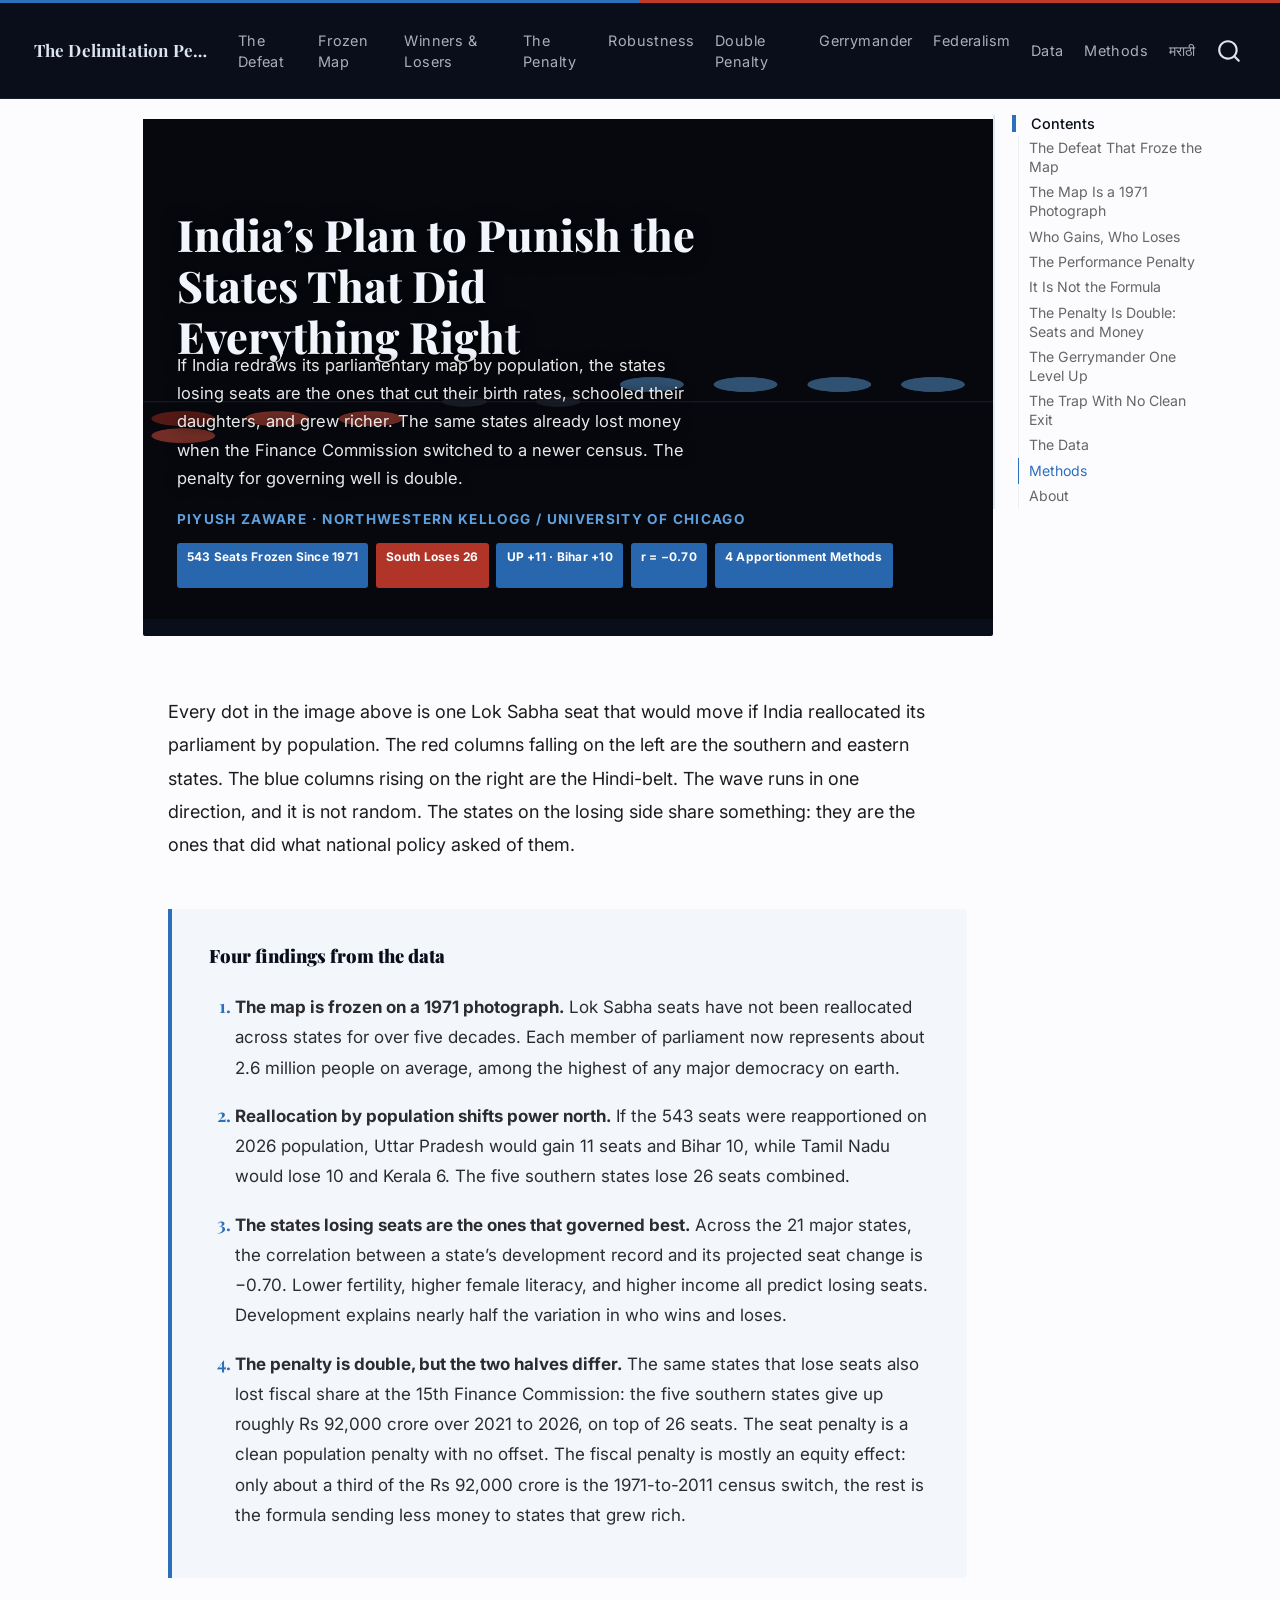
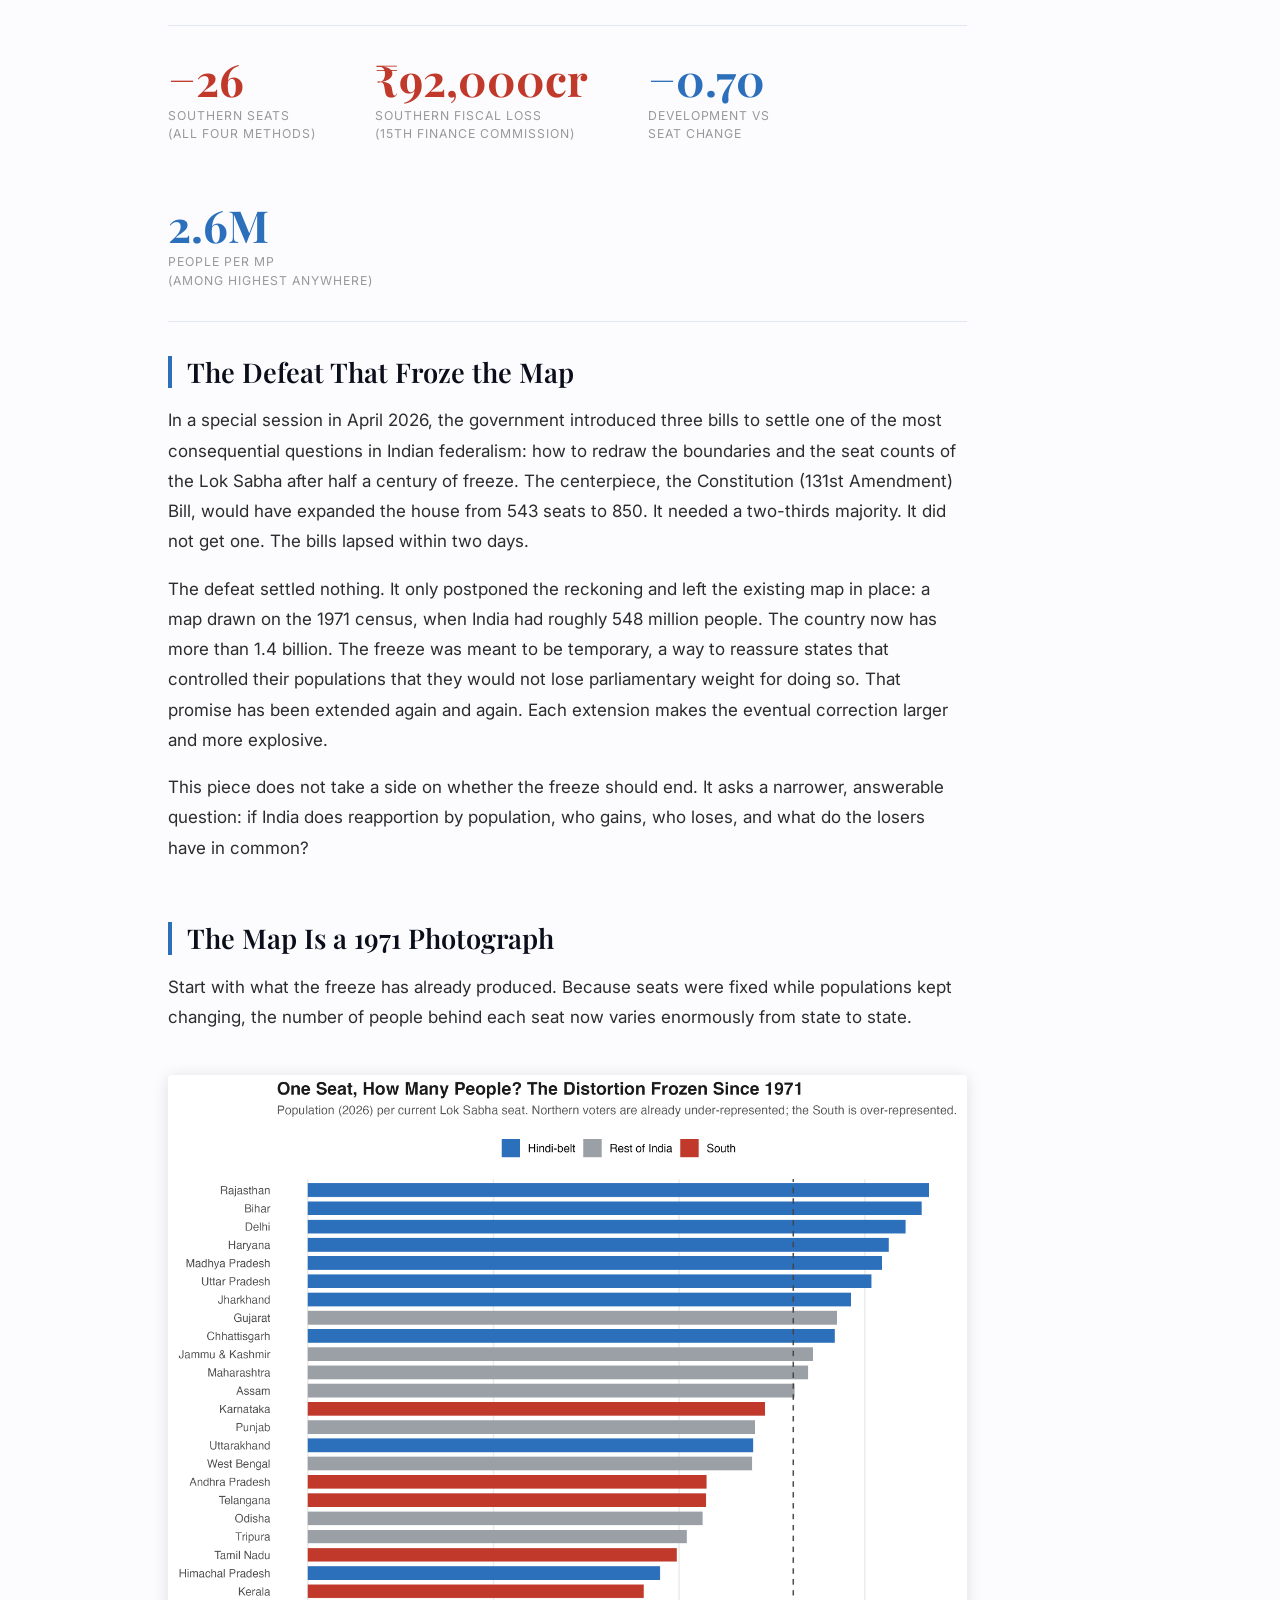
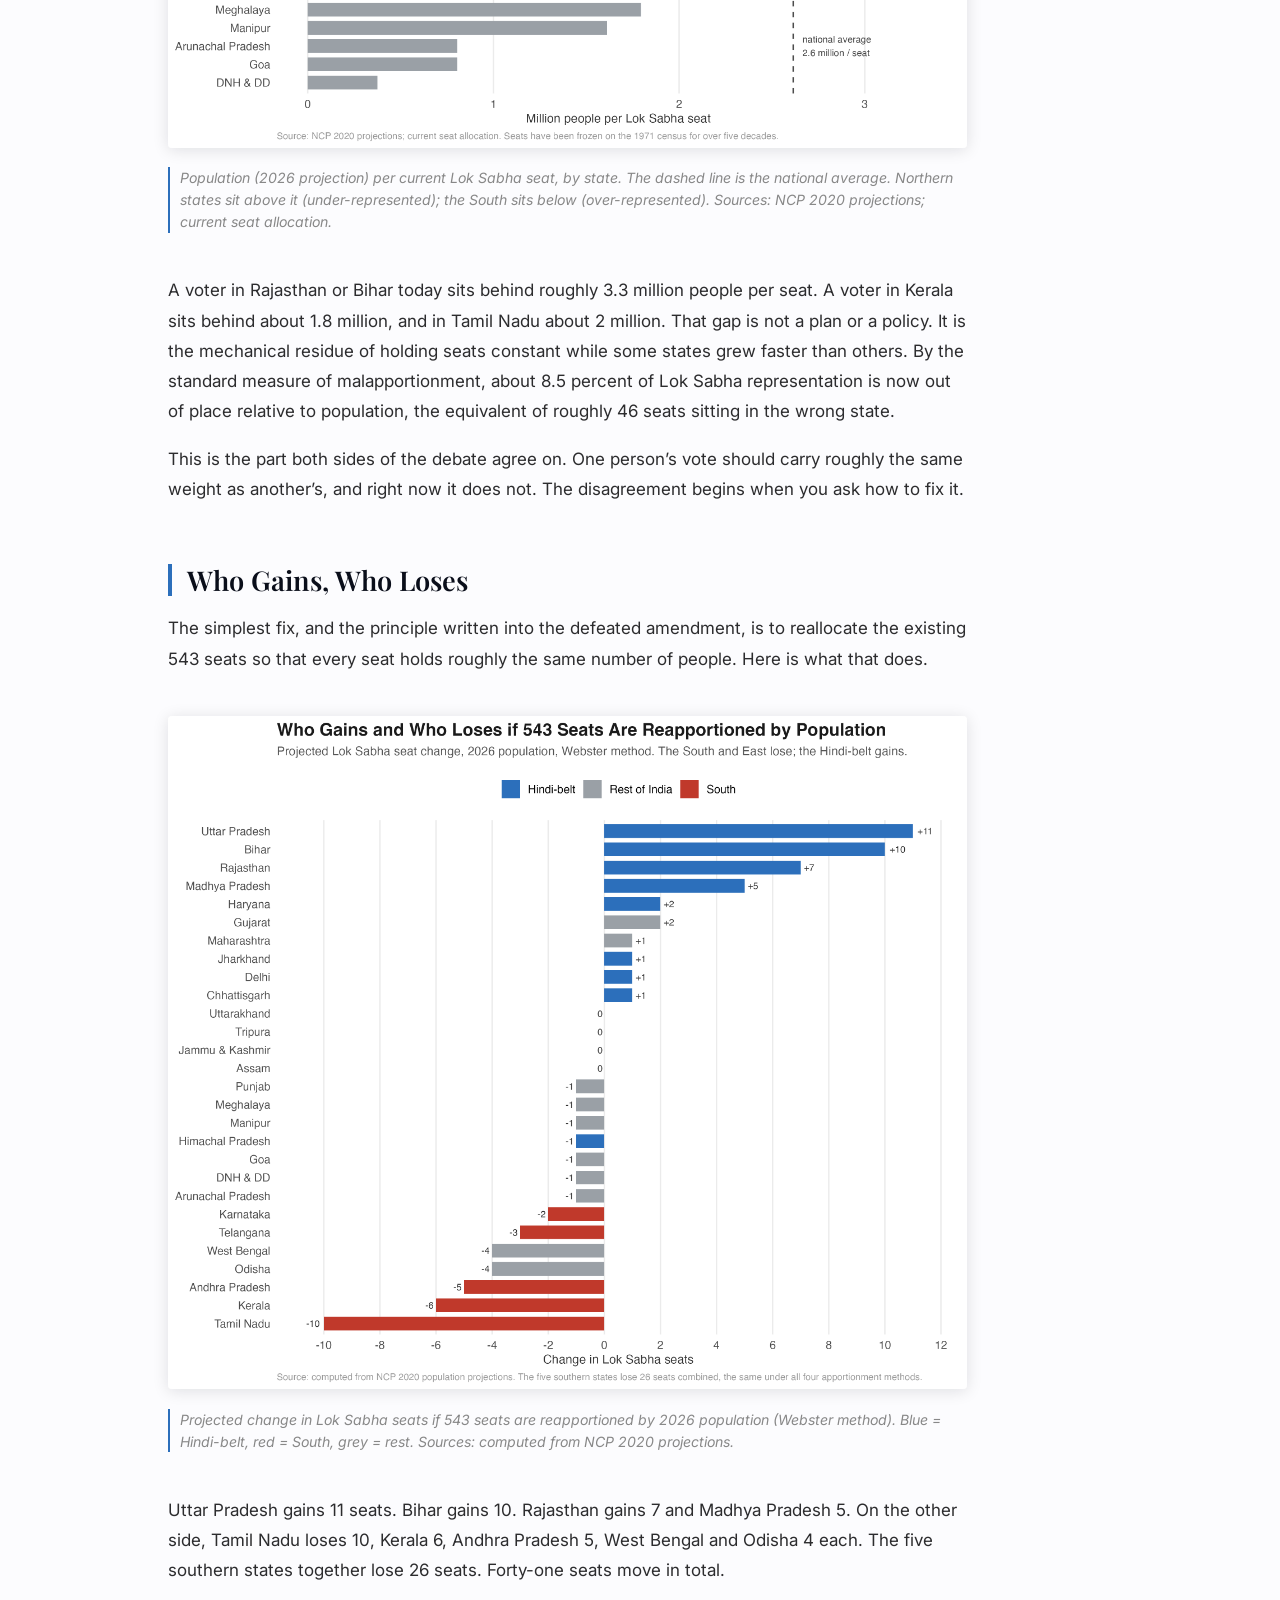
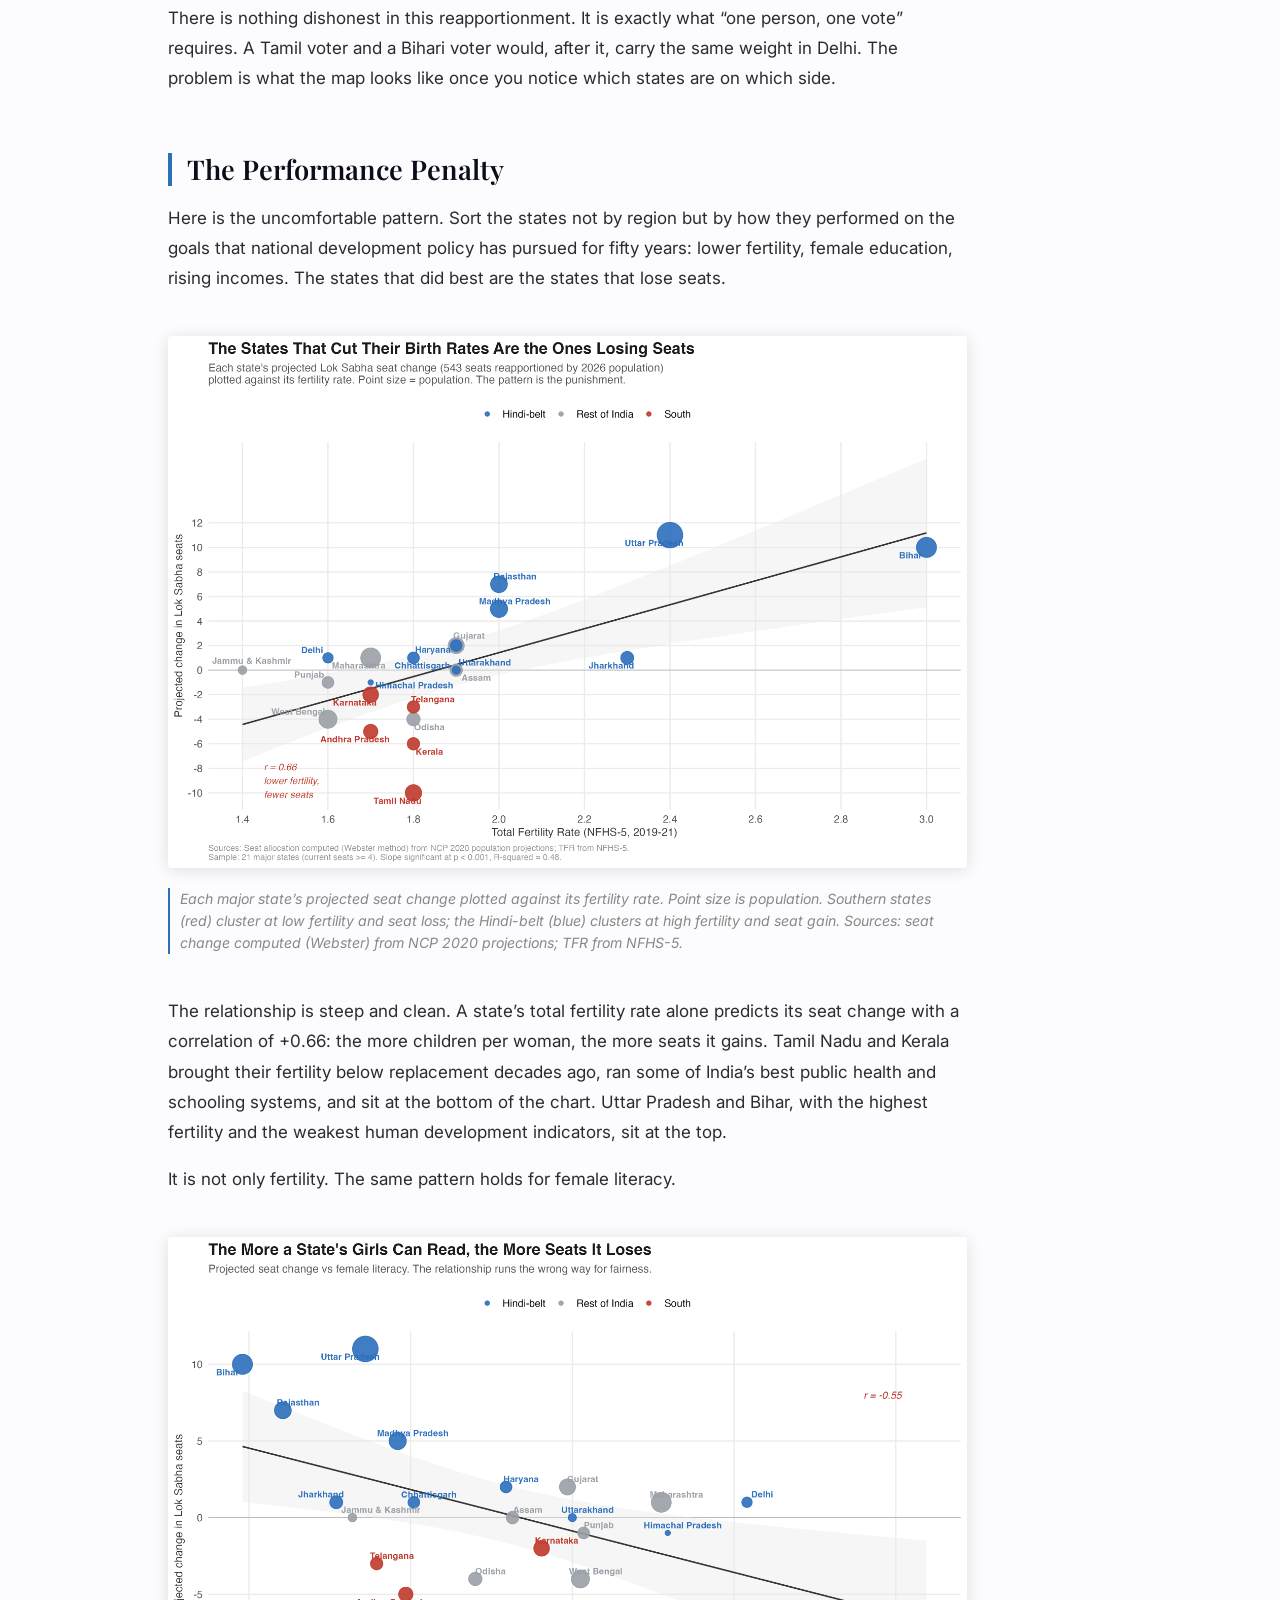
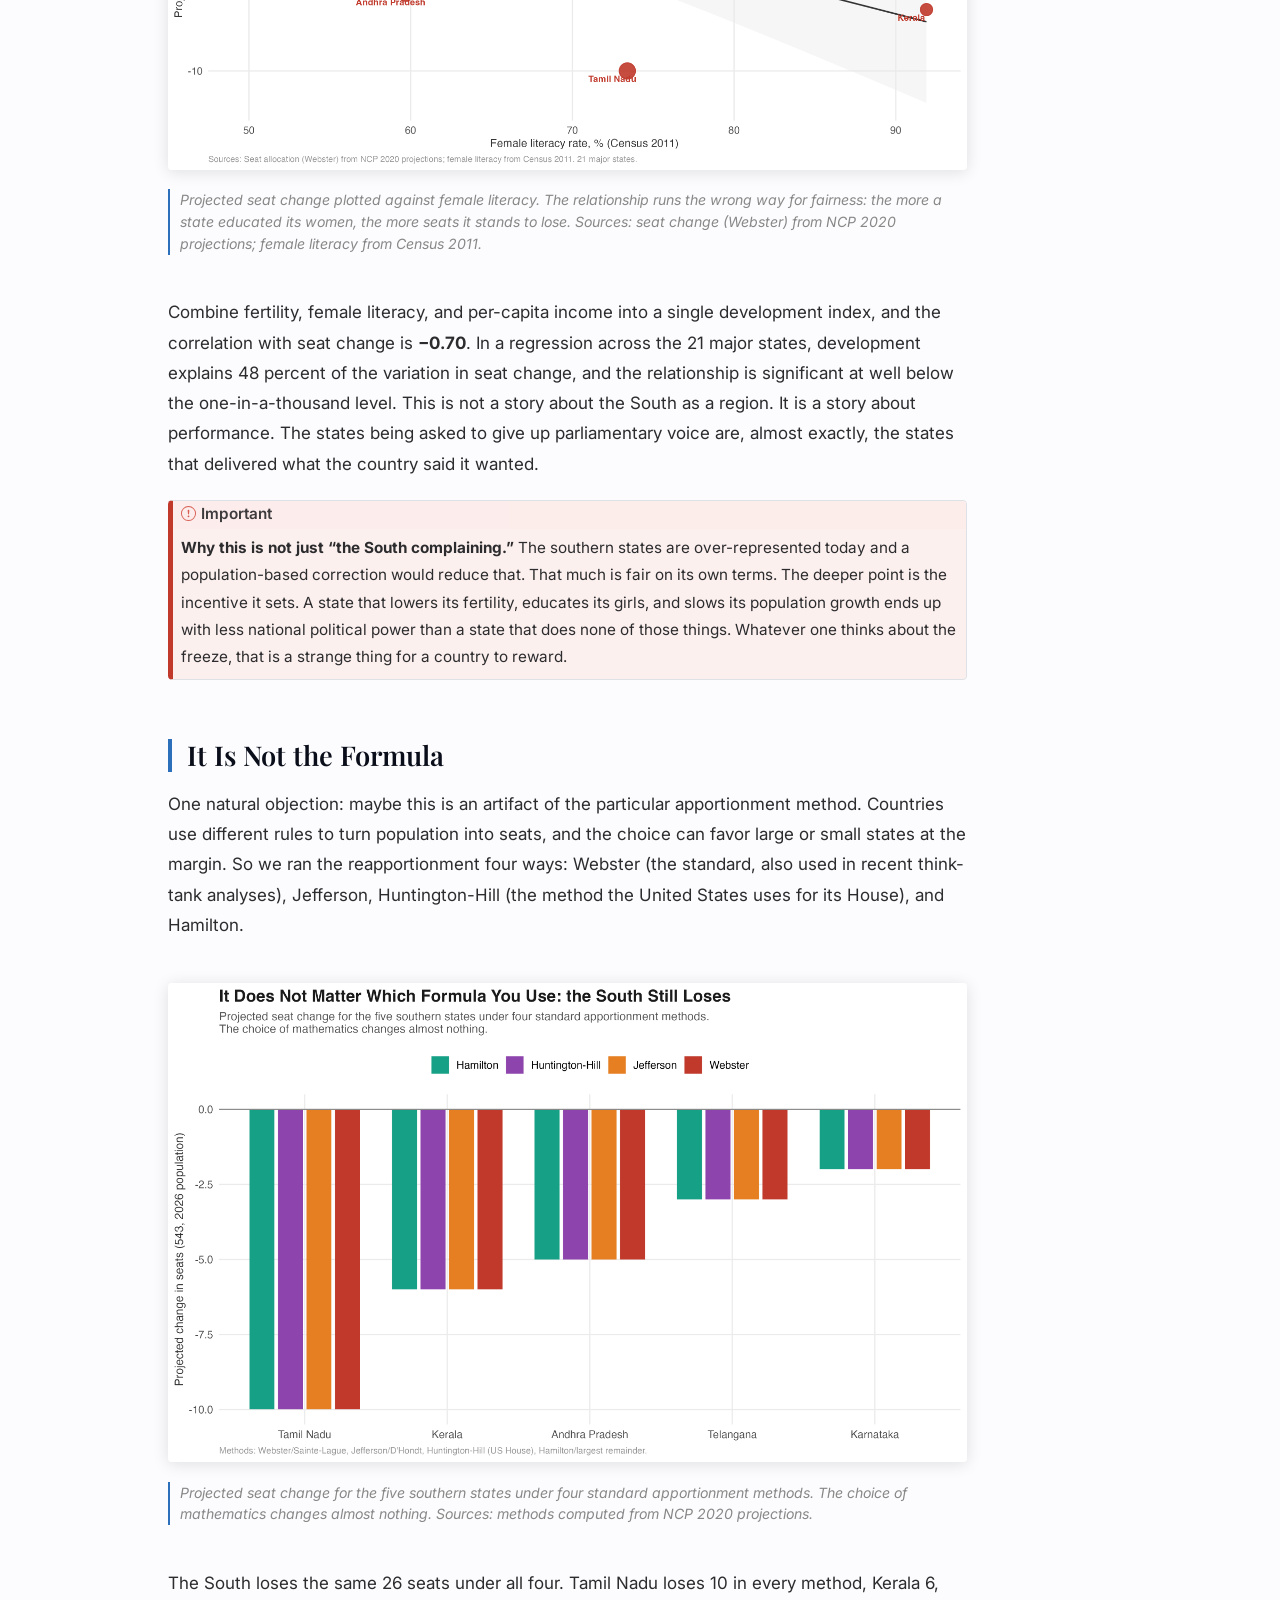
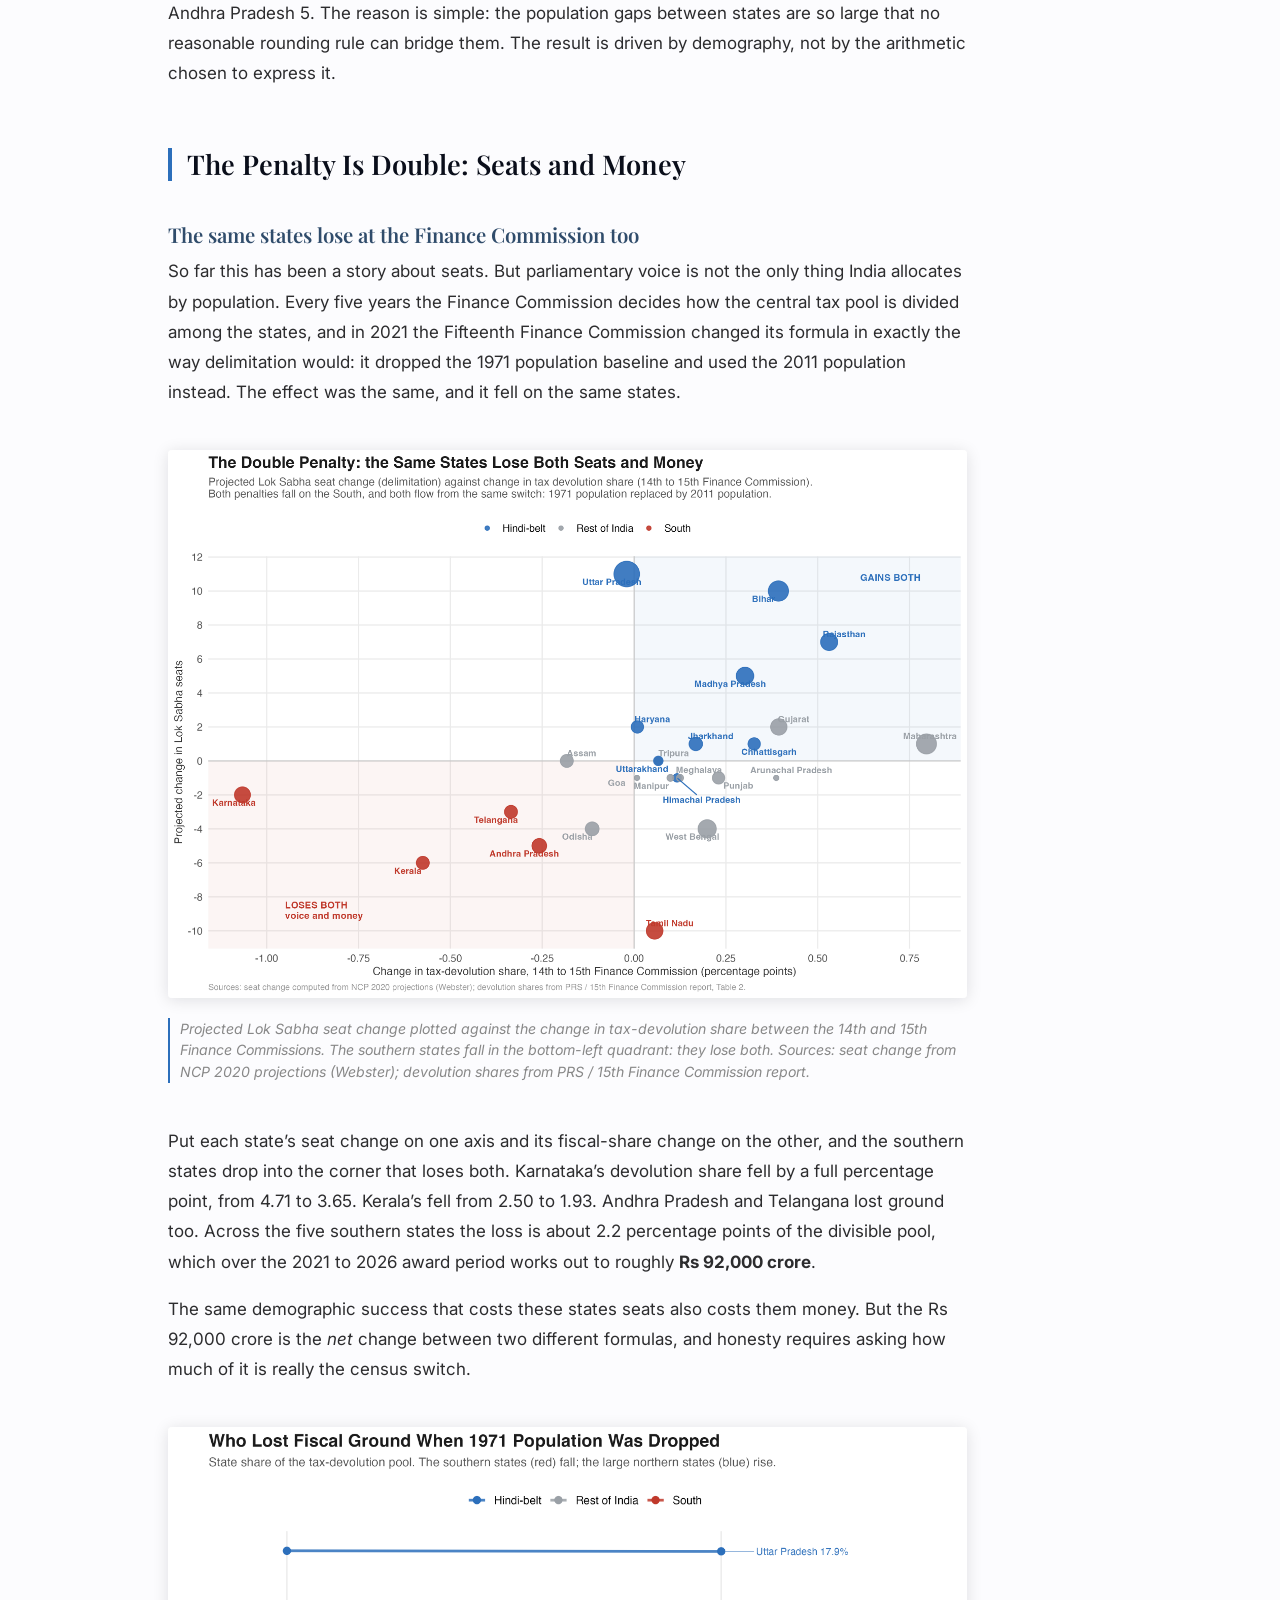
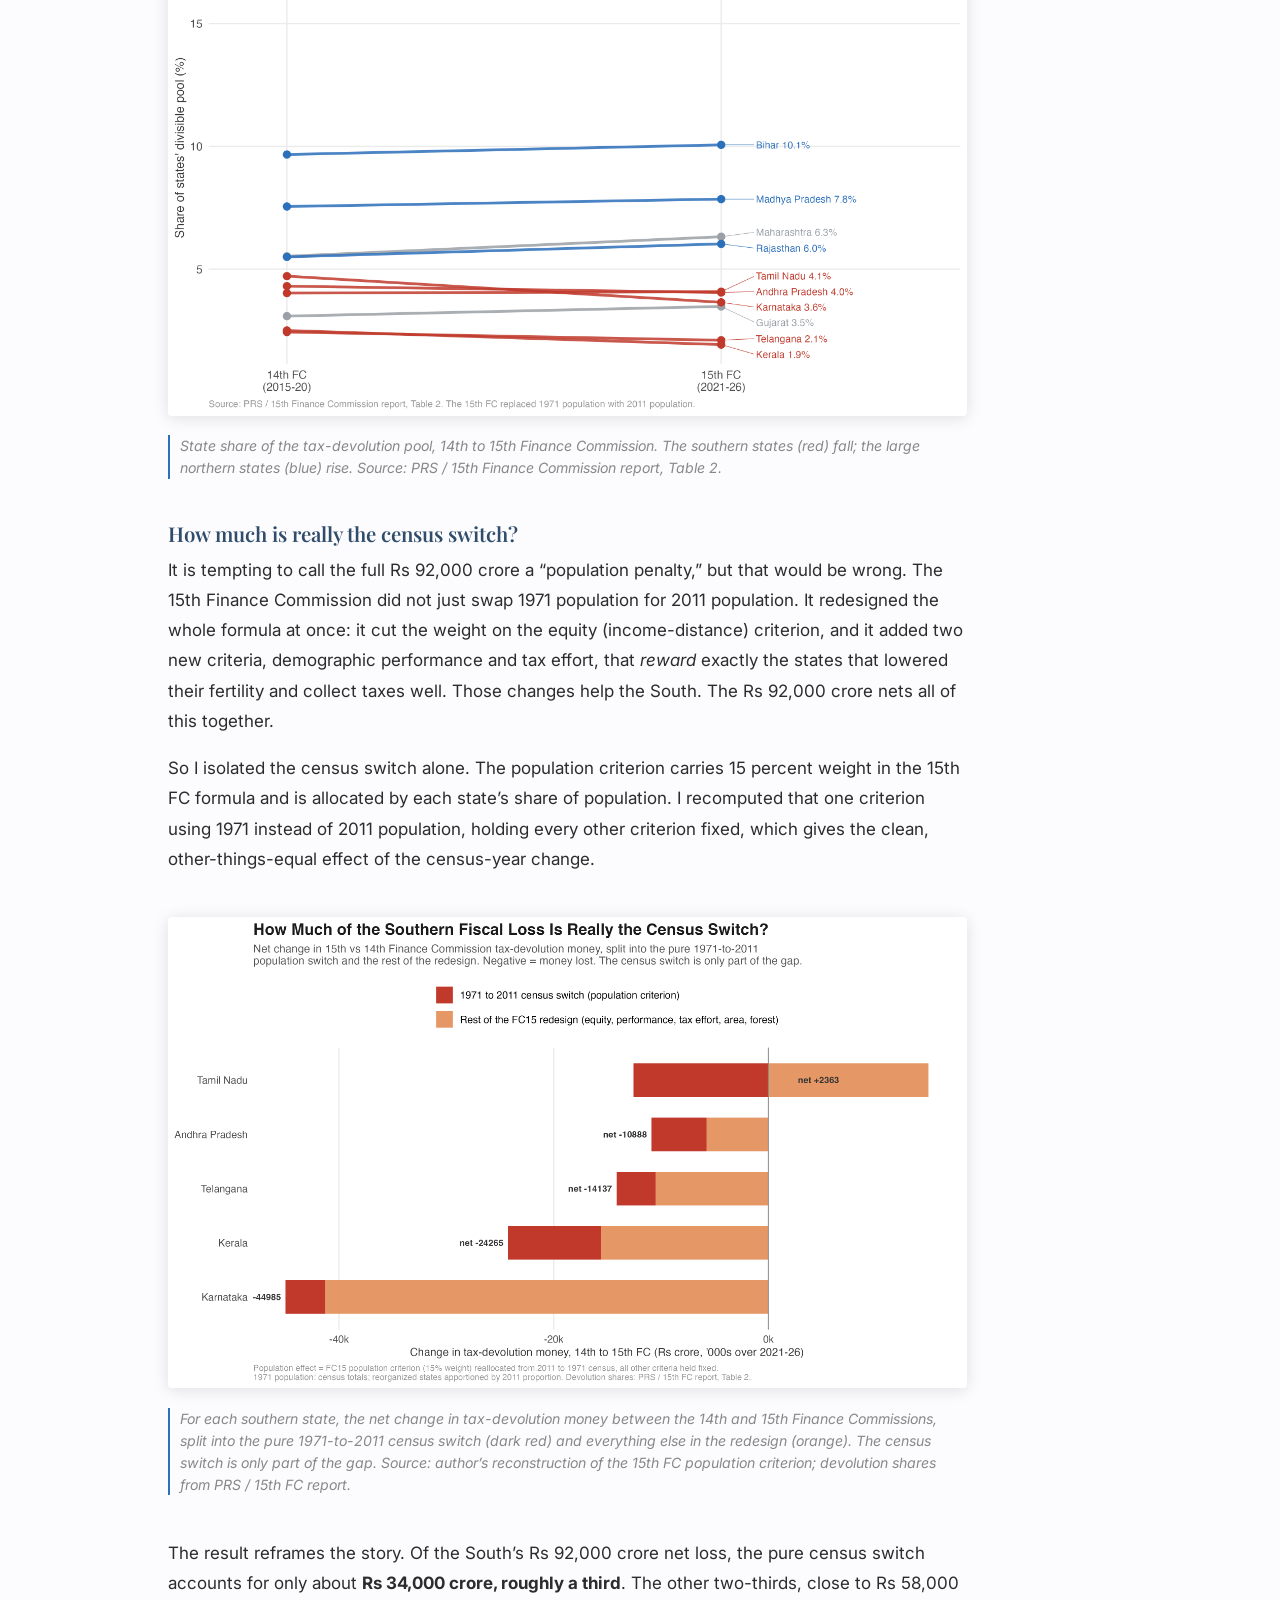
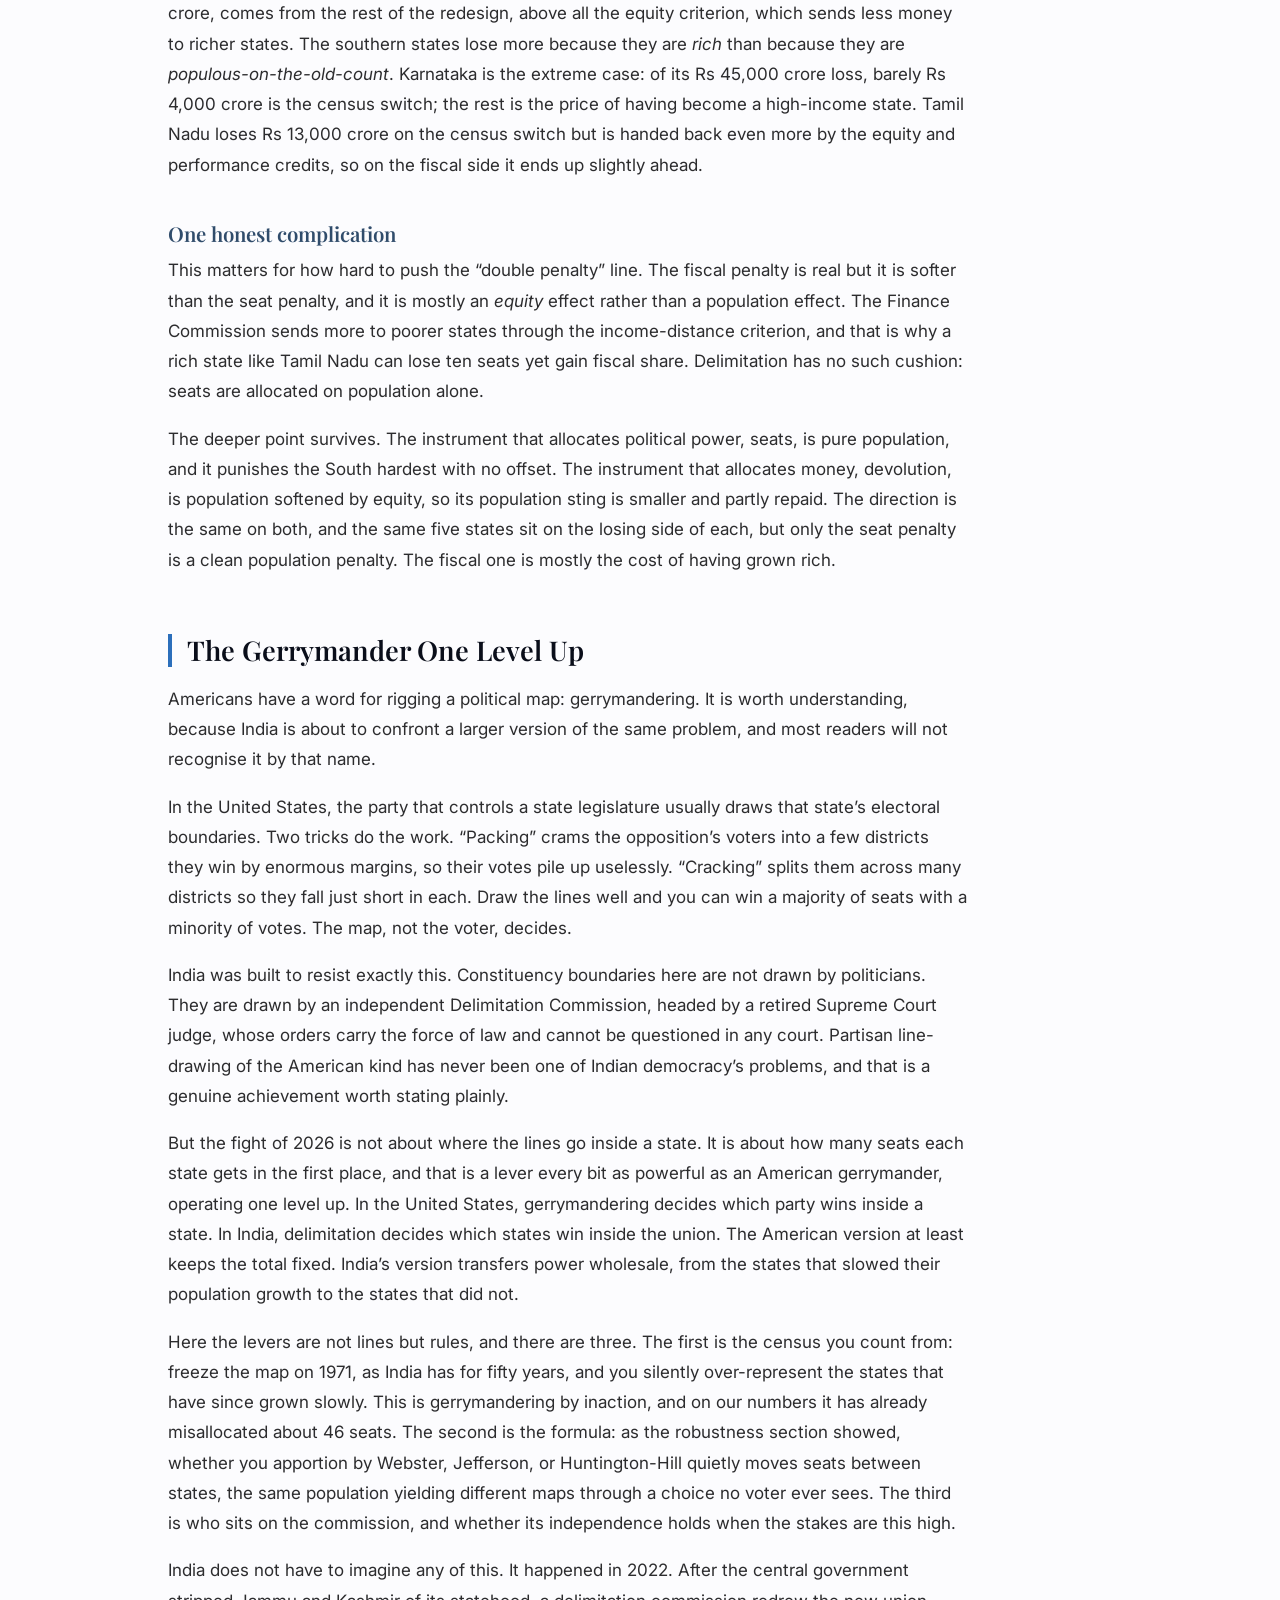
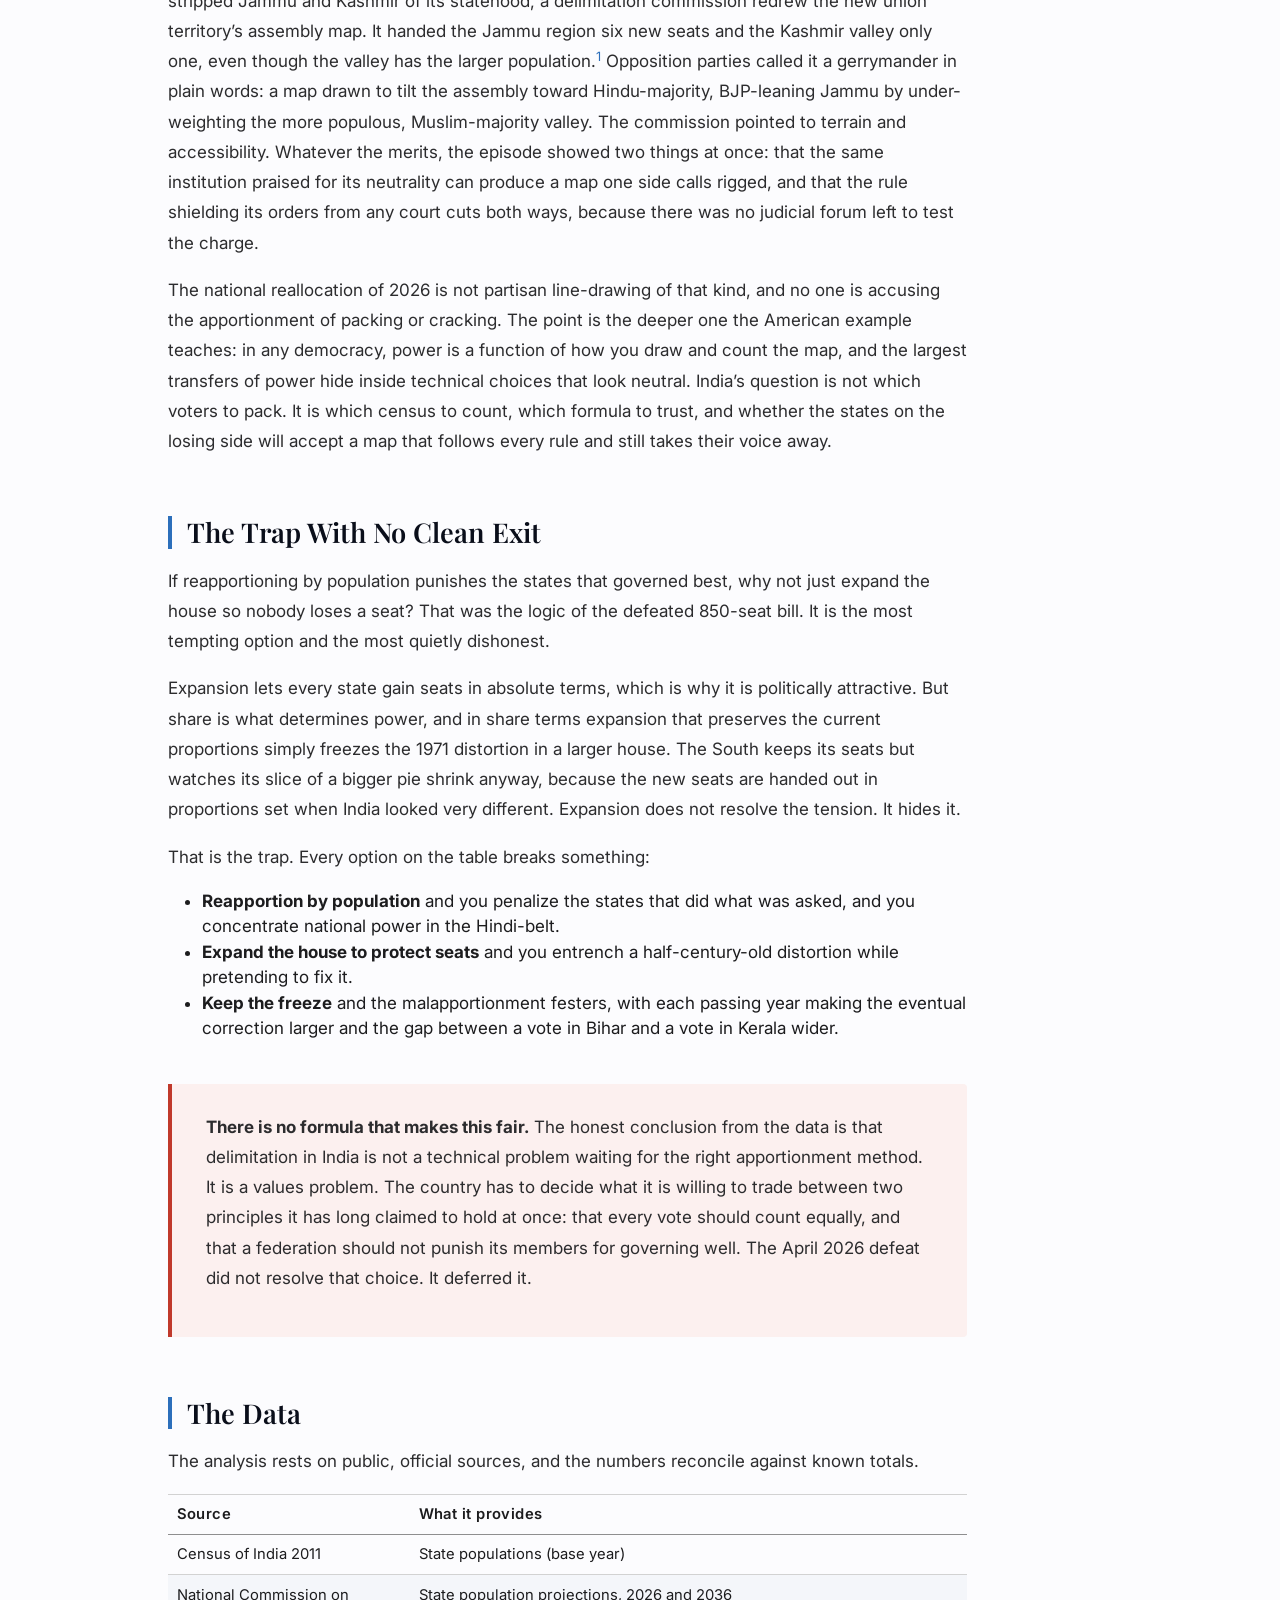
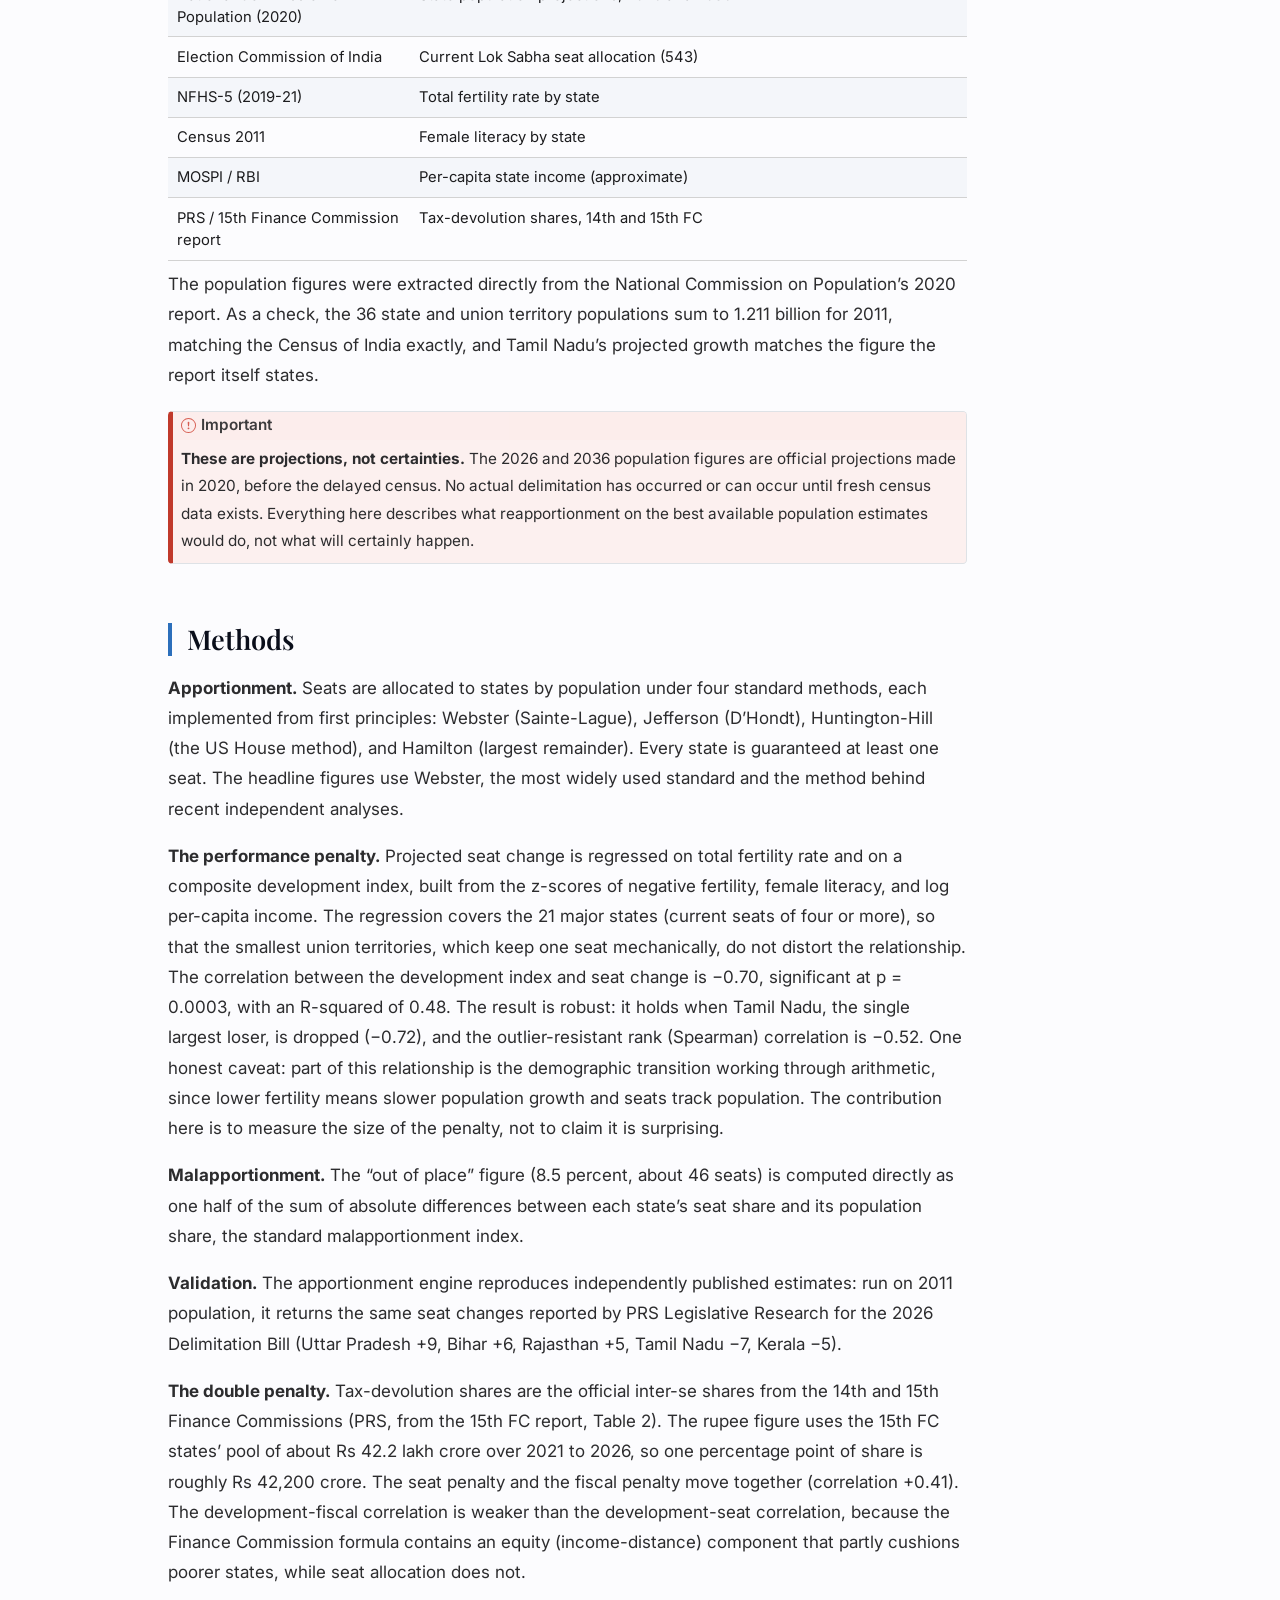
<file: docs/index.html>
<!DOCTYPE html>
<html xmlns="http://www.w3.org/1999/xhtml" lang="en" xml:lang="en"><head>

<meta charset="utf-8">
<meta name="generator" content="quarto-1.8.25">

<meta name="viewport" content="width=device-width, initial-scale=1.0, user-scalable=yes">


<title>The Delimitation Penalty</title>
<style>
code{white-space: pre-wrap;}
span.smallcaps{font-variant: small-caps;}
div.columns{display: flex; gap: min(4vw, 1.5em);}
div.column{flex: auto; overflow-x: auto;}
div.hanging-indent{margin-left: 1.5em; text-indent: -1.5em;}
ul.task-list{list-style: none;}
ul.task-list li input[type="checkbox"] {
  width: 0.8em;
  margin: 0 0.8em 0.2em -1em; /* quarto-specific, see https://github.com/quarto-dev/quarto-cli/issues/4556 */ 
  vertical-align: middle;
}
</style>


<script src="site_libs/quarto-nav/quarto-nav.js"></script>
<script src="site_libs/quarto-nav/headroom.min.js"></script>
<script src="site_libs/clipboard/clipboard.min.js"></script>
<script src="site_libs/quarto-search/autocomplete.umd.js"></script>
<script src="site_libs/quarto-search/fuse.min.js"></script>
<script src="site_libs/quarto-search/quarto-search.js"></script>
<meta name="quarto:offset" content="./">
<script src="site_libs/quarto-html/quarto.js" type="module"></script>
<script src="site_libs/quarto-html/tabsets/tabsets.js" type="module"></script>
<script src="site_libs/quarto-html/axe/axe-check.js" type="module"></script>
<script src="site_libs/quarto-html/popper.min.js"></script>
<script src="site_libs/quarto-html/tippy.umd.min.js"></script>
<script src="site_libs/quarto-html/anchor.min.js"></script>
<link href="site_libs/quarto-html/tippy.css" rel="stylesheet">
<link href="site_libs/quarto-html/quarto-syntax-highlighting-7b89279ff1a6dce999919e0e67d4d9ec.css" rel="stylesheet" id="quarto-text-highlighting-styles">
<script src="site_libs/bootstrap/bootstrap.min.js"></script>
<link href="site_libs/bootstrap/bootstrap-icons.css" rel="stylesheet">
<link href="site_libs/bootstrap/bootstrap-7840cd7981757219aa83ed7bc847dc4c.min.css" rel="stylesheet" append-hash="true" id="quarto-bootstrap" data-mode="light">
<script id="quarto-search-options" type="application/json">{
  "location": "navbar",
  "copy-button": false,
  "collapse-after": 3,
  "panel-placement": "end",
  "type": "overlay",
  "limit": 50,
  "keyboard-shortcut": [
    "f",
    "/",
    "s"
  ],
  "show-item-context": false,
  "language": {
    "search-no-results-text": "No results",
    "search-matching-documents-text": "matching documents",
    "search-copy-link-title": "Copy link to search",
    "search-hide-matches-text": "Hide additional matches",
    "search-more-match-text": "more match in this document",
    "search-more-matches-text": "more matches in this document",
    "search-clear-button-title": "Clear",
    "search-text-placeholder": "",
    "search-detached-cancel-button-title": "Cancel",
    "search-submit-button-title": "Submit",
    "search-label": "Search"
  }
}</script>
<style>html{ scroll-behavior: smooth; }</style>


</head>

<body class="nav-fixed quarto-light">

<div id="quarto-search-results"></div>
  <header id="quarto-header" class="headroom fixed-top">
    <nav class="navbar navbar-expand-lg " data-bs-theme="dark">
      <div class="navbar-container container-fluid">
      <div class="navbar-brand-container mx-auto">
    <a href="./index.html" class="navbar-brand navbar-brand-logo">
    </a>
    <a class="navbar-brand" href="./index.html">
    <span class="navbar-title">The Delimitation Penalty</span>
    </a>
  </div>
            <div id="quarto-search" class="" title="Search"></div>
          <button class="navbar-toggler" type="button" data-bs-toggle="collapse" data-bs-target="#navbarCollapse" aria-controls="navbarCollapse" role="menu" aria-expanded="false" aria-label="Toggle navigation" onclick="if (window.quartoToggleHeadroom) { window.quartoToggleHeadroom(); }">
  <span class="navbar-toggler-icon"></span>
</button>
          <div class="collapse navbar-collapse" id="navbarCollapse">
            <ul class="navbar-nav navbar-nav-scroll me-auto">
  <li class="nav-item">
    <a class="nav-link" href="./index.html#defeat"> 
<span class="menu-text">The Defeat</span></a>
  </li>  
  <li class="nav-item">
    <a class="nav-link" href="./index.html#frozen"> 
<span class="menu-text">Frozen Map</span></a>
  </li>  
  <li class="nav-item">
    <a class="nav-link" href="./index.html#winners"> 
<span class="menu-text">Winners &amp; Losers</span></a>
  </li>  
  <li class="nav-item">
    <a class="nav-link" href="./index.html#penalty"> 
<span class="menu-text">The Penalty</span></a>
  </li>  
  <li class="nav-item">
    <a class="nav-link" href="./index.html#robustness"> 
<span class="menu-text">Robustness</span></a>
  </li>  
  <li class="nav-item">
    <a class="nav-link" href="./index.html#double"> 
<span class="menu-text">Double Penalty</span></a>
  </li>  
  <li class="nav-item">
    <a class="nav-link" href="./index.html#gerrymander"> 
<span class="menu-text">Gerrymander</span></a>
  </li>  
  <li class="nav-item">
    <a class="nav-link" href="./index.html#federalism"> 
<span class="menu-text">Federalism</span></a>
  </li>  
</ul>
            <ul class="navbar-nav navbar-nav-scroll ms-auto">
  <li class="nav-item">
    <a class="nav-link" href="./index.html#data"> 
<span class="menu-text">Data</span></a>
  </li>  
  <li class="nav-item">
    <a class="nav-link" href="./index.html#methods"> 
<span class="menu-text">Methods</span></a>
  </li>  
  <li class="nav-item">
    <a class="nav-link" href="https://pzaware19.github.io/delimitation-penalty-marathi/"> 
<span class="menu-text">मराठी</span></a>
  </li>  
</ul>
          </div> <!-- /navcollapse -->
            <div class="quarto-navbar-tools">
</div>
      </div> <!-- /container-fluid -->
    </nav>
</header>
<!-- content -->
<div id="quarto-content" class="quarto-container page-columns page-rows-contents page-layout-article page-navbar">
<!-- sidebar -->
<!-- margin-sidebar -->
    <div id="quarto-margin-sidebar" class="sidebar margin-sidebar">
        <nav id="TOC" role="doc-toc" class="toc-active">
    <h2 id="toc-title">Contents</h2>
   
  <ul class="collapse">
  <li><a href="#defeat" id="toc-defeat" class="nav-link active" data-scroll-target="#defeat">The Defeat That Froze the Map</a></li>
  <li><a href="#frozen" id="toc-frozen" class="nav-link" data-scroll-target="#frozen">The Map Is a 1971 Photograph</a></li>
  <li><a href="#winners" id="toc-winners" class="nav-link" data-scroll-target="#winners">Who Gains, Who Loses</a></li>
  <li><a href="#penalty" id="toc-penalty" class="nav-link" data-scroll-target="#penalty">The Performance Penalty</a></li>
  <li><a href="#robustness" id="toc-robustness" class="nav-link" data-scroll-target="#robustness">It Is Not the Formula</a></li>
  <li><a href="#double" id="toc-double" class="nav-link" data-scroll-target="#double">The Penalty Is Double: Seats and Money</a></li>
  <li><a href="#gerrymander" id="toc-gerrymander" class="nav-link" data-scroll-target="#gerrymander">The Gerrymander One Level Up</a></li>
  <li><a href="#federalism" id="toc-federalism" class="nav-link" data-scroll-target="#federalism">The Trap With No Clean Exit</a></li>
  <li><a href="#data" id="toc-data" class="nav-link" data-scroll-target="#data">The Data</a></li>
  <li><a href="#methods" id="toc-methods" class="nav-link" data-scroll-target="#methods">Methods</a></li>
  <li><a href="#about" id="toc-about" class="nav-link" data-scroll-target="#about">About</a></li>
  </ul>
</nav>
    </div>
<!-- main -->
<main class="content" id="quarto-document-content"><header id="title-block-header" class="quarto-title-block"></header>




<div class="hero">
<p><img src="output/figures/fig_hero.png" class="hero-img img-fluid"></p>
<section id="indias-plan-to-punish-the-states-that-did-everything-right" class="level1">
<h1>India’s Plan to Punish the States That Did Everything Right</h1>
<div class="subtitle">
<p>If India redraws its parliamentary map by population, the states losing seats are the ones that cut their birth rates, schooled their daughters, and grew richer. The same states already lost money when the Finance Commission switched to a newer census. The penalty for governing well is double.</p>
</div>
<div class="meta">
<p>Piyush Zaware · Northwestern Kellogg / University of Chicago</p>
</div>
<div class="badge-row">
<div class="badge-item">
<p>543 Seats Frozen Since 1971</p>
</div>
<div class="badge-item south">
<p>South Loses 26</p>
</div>
<div class="badge-item">
<p>UP +11 · Bihar +10</p>
</div>
<div class="badge-item">
<p>r = −0.70</p>
</div>
<div class="badge-item">
<p>4 Apportionment Methods</p>
</div>
</div>
</section>
</div>
<div class="lead-para">
<p>Every dot in the image above is one Lok Sabha seat that would move if India reallocated its parliament by population. The red columns falling on the left are the southern and eastern states. The blue columns rising on the right are the Hindi-belt. The wave runs in one direction, and it is not random. The states on the losing side share something: they are the ones that did what national policy asked of them.</p>
</div>
<div class="abstract-box">
<p><strong>Four findings from the data</strong></p>
<ol type="1">
<li><p><strong>The map is frozen on a 1971 photograph.</strong> Lok Sabha seats have not been reallocated across states for over five decades. Each member of parliament now represents about 2.6 million people on average, among the highest of any major democracy on earth.</p></li>
<li><p><strong>Reallocation by population shifts power north.</strong> If the 543 seats were reapportioned on 2026 population, Uttar Pradesh would gain 11 seats and Bihar 10, while Tamil Nadu would lose 10 and Kerala 6. The five southern states lose 26 seats combined.</p></li>
<li><p><strong>The states losing seats are the ones that governed best.</strong> Across the 21 major states, the correlation between a state’s development record and its projected seat change is −0.70. Lower fertility, higher female literacy, and higher income all predict losing seats. Development explains nearly half the variation in who wins and loses.</p></li>
<li><p><strong>The penalty is double, but the two halves differ.</strong> The same states that lose seats also lost fiscal share at the 15th Finance Commission: the five southern states give up roughly Rs 92,000 crore over 2021 to 2026, on top of 26 seats. The seat penalty is a clean population penalty with no offset. The fiscal penalty is mostly an equity effect: only about a third of the Rs 92,000 crore is the 1971-to-2011 census switch, the rest is the formula sending less money to states that grew rich.</p></li>
</ol>
</div>
<div class="stat-row">
  <div class="stat"><div class="stat-num red">−26</div><div class="stat-label">southern seats<br>(all four methods)</div></div>
  <div class="stat"><div class="stat-num red">₹92,000cr</div><div class="stat-label">southern fiscal loss<br>(15th Finance Commission)</div></div>
  <div class="stat"><div class="stat-num">−0.70</div><div class="stat-label">development vs<br>seat change</div></div>
  <div class="stat"><div class="stat-num">2.6M</div><div class="stat-label">people per MP<br>(among highest anywhere)</div></div>
</div>
<section id="defeat" class="level2">
<h2 class="anchored" data-anchor-id="defeat">The Defeat That Froze the Map</h2>
<p>In a special session in April 2026, the government introduced three bills to settle one of the most consequential questions in Indian federalism: how to redraw the boundaries and the seat counts of the Lok Sabha after half a century of freeze. The centerpiece, the Constitution (131st Amendment) Bill, would have expanded the house from 543 seats to 850. It needed a two-thirds majority. It did not get one. The bills lapsed within two days.</p>
<p>The defeat settled nothing. It only postponed the reckoning and left the existing map in place: a map drawn on the 1971 census, when India had roughly 548 million people. The country now has more than 1.4 billion. The freeze was meant to be temporary, a way to reassure states that controlled their populations that they would not lose parliamentary weight for doing so. That promise has been extended again and again. Each extension makes the eventual correction larger and more explosive.</p>
<p>This piece does not take a side on whether the freeze should end. It asks a narrower, answerable question: if India does reapportion by population, who gains, who loses, and what do the losers have in common?</p>
</section>
<section id="frozen" class="level2">
<h2 class="anchored" data-anchor-id="frozen">The Map Is a 1971 Photograph</h2>
<p>Start with what the freeze has already produced. Because seats were fixed while populations kept changing, the number of people behind each seat now varies enormously from state to state.</p>
<div class="quarto-figure quarto-figure-center">
<figure class="figure">
<p><img src="output/figures/fig_malapportionment.png" class="img-fluid figure-img" style="width:100.0%"></p>
<figcaption>Population (2026 projection) per current Lok Sabha seat, by state. The dashed line is the national average. Northern states sit above it (under-represented); the South sits below (over-represented). Sources: NCP 2020 projections; current seat allocation.</figcaption>
</figure>
</div>
<p>A voter in Rajasthan or Bihar today sits behind roughly 3.3 million people per seat. A voter in Kerala sits behind about 1.8 million, and in Tamil Nadu about 2 million. That gap is not a plan or a policy. It is the mechanical residue of holding seats constant while some states grew faster than others. By the standard measure of malapportionment, about 8.5 percent of Lok Sabha representation is now out of place relative to population, the equivalent of roughly 46 seats sitting in the wrong state.</p>
<p>This is the part both sides of the debate agree on. One person’s vote should carry roughly the same weight as another’s, and right now it does not. The disagreement begins when you ask how to fix it.</p>
</section>
<section id="winners" class="level2">
<h2 class="anchored" data-anchor-id="winners">Who Gains, Who Loses</h2>
<p>The simplest fix, and the principle written into the defeated amendment, is to reallocate the existing 543 seats so that every seat holds roughly the same number of people. Here is what that does.</p>
<div class="quarto-figure quarto-figure-center">
<figure class="figure">
<p><img src="output/figures/fig_seat_change.png" class="img-fluid figure-img" style="width:100.0%"></p>
<figcaption>Projected change in Lok Sabha seats if 543 seats are reapportioned by 2026 population (Webster method). Blue = Hindi-belt, red = South, grey = rest. Sources: computed from NCP 2020 projections.</figcaption>
</figure>
</div>
<p>Uttar Pradesh gains 11 seats. Bihar gains 10. Rajasthan gains 7 and Madhya Pradesh 5. On the other side, Tamil Nadu loses 10, Kerala 6, Andhra Pradesh 5, West Bengal and Odisha 4 each. The five southern states together lose 26 seats. Forty-one seats move in total.</p>
<p>There is nothing dishonest in this reapportionment. It is exactly what “one person, one vote” requires. A Tamil voter and a Bihari voter would, after it, carry the same weight in Delhi. The problem is what the map looks like once you notice which states are on which side.</p>
</section>
<section id="penalty" class="level2">
<h2 class="anchored" data-anchor-id="penalty">The Performance Penalty</h2>
<p>Here is the uncomfortable pattern. Sort the states not by region but by how they performed on the goals that national development policy has pursued for fifty years: lower fertility, female education, rising incomes. The states that did best are the states that lose seats.</p>
<div class="quarto-figure quarto-figure-center">
<figure class="figure">
<p><img src="output/figures/fig_penalty_scatter.png" class="img-fluid figure-img" style="width:100.0%"></p>
<figcaption>Each major state’s projected seat change plotted against its fertility rate. Point size is population. Southern states (red) cluster at low fertility and seat loss; the Hindi-belt (blue) clusters at high fertility and seat gain. Sources: seat change computed (Webster) from NCP 2020 projections; TFR from NFHS-5.</figcaption>
</figure>
</div>
<p>The relationship is steep and clean. A state’s total fertility rate alone predicts its seat change with a correlation of +0.66: the more children per woman, the more seats it gains. Tamil Nadu and Kerala brought their fertility below replacement decades ago, ran some of India’s best public health and schooling systems, and sit at the bottom of the chart. Uttar Pradesh and Bihar, with the highest fertility and the weakest human development indicators, sit at the top.</p>
<p>It is not only fertility. The same pattern holds for female literacy.</p>
<div class="quarto-figure quarto-figure-center">
<figure class="figure">
<p><img src="output/figures/fig_penalty_literacy.png" class="img-fluid figure-img" style="width:100.0%"></p>
<figcaption>Projected seat change plotted against female literacy. The relationship runs the wrong way for fairness: the more a state educated its women, the more seats it stands to lose. Sources: seat change (Webster) from NCP 2020 projections; female literacy from Census 2011.</figcaption>
</figure>
</div>
<p>Combine fertility, female literacy, and per-capita income into a single development index, and the correlation with seat change is <strong>−0.70</strong>. In a regression across the 21 major states, development explains 48 percent of the variation in seat change, and the relationship is significant at well below the one-in-a-thousand level. This is not a story about the South as a region. It is a story about performance. The states being asked to give up parliamentary voice are, almost exactly, the states that delivered what the country said it wanted.</p>
<div class="callout callout-style-default callout-important callout-titled">
<div class="callout-header d-flex align-content-center">
<div class="callout-icon-container">
<i class="callout-icon"></i>
</div>
<div class="callout-title-container flex-fill">
Important
</div>
</div>
<div class="callout-body-container callout-body">
<p><strong>Why this is not just “the South complaining.”</strong> The southern states are over-represented today and a population-based correction would reduce that. That much is fair on its own terms. The deeper point is the incentive it sets. A state that lowers its fertility, educates its girls, and slows its population growth ends up with less national political power than a state that does none of those things. Whatever one thinks about the freeze, that is a strange thing for a country to reward.</p>
</div>
</div>
</section>
<section id="robustness" class="level2">
<h2 class="anchored" data-anchor-id="robustness">It Is Not the Formula</h2>
<p>One natural objection: maybe this is an artifact of the particular apportionment method. Countries use different rules to turn population into seats, and the choice can favor large or small states at the margin. So we ran the reapportionment four ways: Webster (the standard, also used in recent think-tank analyses), Jefferson, Huntington-Hill (the method the United States uses for its House), and Hamilton.</p>
<div class="quarto-figure quarto-figure-center">
<figure class="figure">
<p><img src="output/figures/fig_formula_robustness.png" class="img-fluid figure-img" style="width:100.0%"></p>
<figcaption>Projected seat change for the five southern states under four standard apportionment methods. The choice of mathematics changes almost nothing. Sources: methods computed from NCP 2020 projections.</figcaption>
</figure>
</div>
<p>The South loses the same 26 seats under all four. Tamil Nadu loses 10 in every method, Kerala 6, Andhra Pradesh 5. The reason is simple: the population gaps between states are so large that no reasonable rounding rule can bridge them. The result is driven by demography, not by the arithmetic chosen to express it.</p>
</section>
<section id="double" class="level2">
<h2 class="anchored" data-anchor-id="double">The Penalty Is Double: Seats and Money</h2>
<section id="the-same-states-lose-at-the-finance-commission-too" class="level3">
<h3 class="anchored" data-anchor-id="the-same-states-lose-at-the-finance-commission-too">The same states lose at the Finance Commission too</h3>
<p>So far this has been a story about seats. But parliamentary voice is not the only thing India allocates by population. Every five years the Finance Commission decides how the central tax pool is divided among the states, and in 2021 the Fifteenth Finance Commission changed its formula in exactly the way delimitation would: it dropped the 1971 population baseline and used the 2011 population instead. The effect was the same, and it fell on the same states.</p>
<div class="quarto-figure quarto-figure-center">
<figure class="figure">
<p><img src="output/figures/fig_double_penalty.png" class="img-fluid figure-img" style="width:100.0%"></p>
<figcaption>Projected Lok Sabha seat change plotted against the change in tax-devolution share between the 14th and 15th Finance Commissions. The southern states fall in the bottom-left quadrant: they lose both. Sources: seat change from NCP 2020 projections (Webster); devolution shares from PRS / 15th Finance Commission report.</figcaption>
</figure>
</div>
<p>Put each state’s seat change on one axis and its fiscal-share change on the other, and the southern states drop into the corner that loses both. Karnataka’s devolution share fell by a full percentage point, from 4.71 to 3.65. Kerala’s fell from 2.50 to 1.93. Andhra Pradesh and Telangana lost ground too. Across the five southern states the loss is about 2.2 percentage points of the divisible pool, which over the 2021 to 2026 award period works out to roughly <strong>Rs 92,000 crore</strong>.</p>
<p>The same demographic success that costs these states seats also costs them money. But the Rs 92,000 crore is the <em>net</em> change between two different formulas, and honesty requires asking how much of it is really the census switch.</p>
<div class="quarto-figure quarto-figure-center">
<figure class="figure">
<p><img src="output/figures/fig_fiscal_slope.png" class="img-fluid figure-img" style="width:100.0%"></p>
<figcaption>State share of the tax-devolution pool, 14th to 15th Finance Commission. The southern states (red) fall; the large northern states (blue) rise. Source: PRS / 15th Finance Commission report, Table 2.</figcaption>
</figure>
</div>
</section>
<section id="how-much-is-really-the-census-switch" class="level3">
<h3 class="anchored" data-anchor-id="how-much-is-really-the-census-switch">How much is really the census switch?</h3>
<p>It is tempting to call the full Rs 92,000 crore a “population penalty,” but that would be wrong. The 15th Finance Commission did not just swap 1971 population for 2011 population. It redesigned the whole formula at once: it cut the weight on the equity (income-distance) criterion, and it added two new criteria, demographic performance and tax effort, that <em>reward</em> exactly the states that lowered their fertility and collect taxes well. Those changes help the South. The Rs 92,000 crore nets all of this together.</p>
<p>So I isolated the census switch alone. The population criterion carries 15 percent weight in the 15th FC formula and is allocated by each state’s share of population. I recomputed that one criterion using 1971 instead of 2011 population, holding every other criterion fixed, which gives the clean, other-things-equal effect of the census-year change.</p>
<div class="quarto-figure quarto-figure-center">
<figure class="figure">
<p><img src="output/figures/fig_pop_decomposition.png" class="img-fluid figure-img" style="width:100.0%"></p>
<figcaption>For each southern state, the net change in tax-devolution money between the 14th and 15th Finance Commissions, split into the pure 1971-to-2011 census switch (dark red) and everything else in the redesign (orange). The census switch is only part of the gap. Source: author’s reconstruction of the 15th FC population criterion; devolution shares from PRS / 15th FC report.</figcaption>
</figure>
</div>
<p>The result reframes the story. Of the South’s Rs 92,000 crore net loss, the pure census switch accounts for only about <strong>Rs 34,000 crore, roughly a third</strong>. The other two-thirds, close to Rs 58,000 crore, comes from the rest of the redesign, above all the equity criterion, which sends less money to richer states. The southern states lose more because they are <em>rich</em> than because they are <em>populous-on-the-old-count</em>. Karnataka is the extreme case: of its Rs 45,000 crore loss, barely Rs 4,000 crore is the census switch; the rest is the price of having become a high-income state. Tamil Nadu loses Rs 13,000 crore on the census switch but is handed back even more by the equity and performance credits, so on the fiscal side it ends up slightly ahead.</p>
</section>
<section id="one-honest-complication" class="level3">
<h3 class="anchored" data-anchor-id="one-honest-complication">One honest complication</h3>
<p>This matters for how hard to push the “double penalty” line. The fiscal penalty is real but it is softer than the seat penalty, and it is mostly an <em>equity</em> effect rather than a population effect. The Finance Commission sends more to poorer states through the income-distance criterion, and that is why a rich state like Tamil Nadu can lose ten seats yet gain fiscal share. Delimitation has no such cushion: seats are allocated on population alone.</p>
<p>The deeper point survives. The instrument that allocates political power, seats, is pure population, and it punishes the South hardest with no offset. The instrument that allocates money, devolution, is population softened by equity, so its population sting is smaller and partly repaid. The direction is the same on both, and the same five states sit on the losing side of each, but only the seat penalty is a clean population penalty. The fiscal one is mostly the cost of having grown rich.</p>
</section>
</section>
<section id="gerrymander" class="level2">
<h2 class="anchored" data-anchor-id="gerrymander">The Gerrymander One Level Up</h2>
<p>Americans have a word for rigging a political map: gerrymandering. It is worth understanding, because India is about to confront a larger version of the same problem, and most readers will not recognise it by that name.</p>
<p>In the United States, the party that controls a state legislature usually draws that state’s electoral boundaries. Two tricks do the work. “Packing” crams the opposition’s voters into a few districts they win by enormous margins, so their votes pile up uselessly. “Cracking” splits them across many districts so they fall just short in each. Draw the lines well and you can win a majority of seats with a minority of votes. The map, not the voter, decides.</p>
<p>India was built to resist exactly this. Constituency boundaries here are not drawn by politicians. They are drawn by an independent Delimitation Commission, headed by a retired Supreme Court judge, whose orders carry the force of law and cannot be questioned in any court. Partisan line-drawing of the American kind has never been one of Indian democracy’s problems, and that is a genuine achievement worth stating plainly.</p>
<p>But the fight of 2026 is not about where the lines go inside a state. It is about how many seats each state gets in the first place, and that is a lever every bit as powerful as an American gerrymander, operating one level up. In the United States, gerrymandering decides which party wins inside a state. In India, delimitation decides which states win inside the union. The American version at least keeps the total fixed. India’s version transfers power wholesale, from the states that slowed their population growth to the states that did not.</p>
<p>Here the levers are not lines but rules, and there are three. The first is the census you count from: freeze the map on 1971, as India has for fifty years, and you silently over-represent the states that have since grown slowly. This is gerrymandering by inaction, and on our numbers it has already misallocated about 46 seats. The second is the formula: as the robustness section showed, whether you apportion by Webster, Jefferson, or Huntington-Hill quietly moves seats between states, the same population yielding different maps through a choice no voter ever sees. The third is who sits on the commission, and whether its independence holds when the stakes are this high.</p>
<p>India does not have to imagine any of this. It happened in 2022. After the central government stripped Jammu and Kashmir of its statehood, a delimitation commission redrew the new union territory’s assembly map. It handed the Jammu region six new seats and the Kashmir valley only one, even though the valley has the larger population.<a href="#fn1" class="footnote-ref" id="fnref1" role="doc-noteref"><sup>1</sup></a> Opposition parties called it a gerrymander in plain words: a map drawn to tilt the assembly toward Hindu-majority, BJP-leaning Jammu by under-weighting the more populous, Muslim-majority valley. The commission pointed to terrain and accessibility. Whatever the merits, the episode showed two things at once: that the same institution praised for its neutrality can produce a map one side calls rigged, and that the rule shielding its orders from any court cuts both ways, because there was no judicial forum left to test the charge.</p>
<p>The national reallocation of 2026 is not partisan line-drawing of that kind, and no one is accusing the apportionment of packing or cracking. The point is the deeper one the American example teaches: in any democracy, power is a function of how you draw and count the map, and the largest transfers of power hide inside technical choices that look neutral. India’s question is not which voters to pack. It is which census to count, which formula to trust, and whether the states on the losing side will accept a map that follows every rule and still takes their voice away.</p>
</section>
<section id="federalism" class="level2">
<h2 class="anchored" data-anchor-id="federalism">The Trap With No Clean Exit</h2>
<p>If reapportioning by population punishes the states that governed best, why not just expand the house so nobody loses a seat? That was the logic of the defeated 850-seat bill. It is the most tempting option and the most quietly dishonest.</p>
<p>Expansion lets every state gain seats in absolute terms, which is why it is politically attractive. But share is what determines power, and in share terms expansion that preserves the current proportions simply freezes the 1971 distortion in a larger house. The South keeps its seats but watches its slice of a bigger pie shrink anyway, because the new seats are handed out in proportions set when India looked very different. Expansion does not resolve the tension. It hides it.</p>
<p>That is the trap. Every option on the table breaks something:</p>
<ul>
<li><strong>Reapportion by population</strong> and you penalize the states that did what was asked, and you concentrate national power in the Hindi-belt.</li>
<li><strong>Expand the house to protect seats</strong> and you entrench a half-century-old distortion while pretending to fix it.</li>
<li><strong>Keep the freeze</strong> and the malapportionment festers, with each passing year making the eventual correction larger and the gap between a vote in Bihar and a vote in Kerala wider.</li>
</ul>
<div class="verdict-box">
<p><strong>There is no formula that makes this fair.</strong> The honest conclusion from the data is that delimitation in India is not a technical problem waiting for the right apportionment method. It is a values problem. The country has to decide what it is willing to trade between two principles it has long claimed to hold at once: that every vote should count equally, and that a federation should not punish its members for governing well. The April 2026 defeat did not resolve that choice. It deferred it.</p>
</div>
</section>
<section id="data" class="level2">
<h2 class="anchored" data-anchor-id="data">The Data</h2>
<p>The analysis rests on public, official sources, and the numbers reconcile against known totals.</p>
<table class="caption-top table">
<colgroup>
<col style="width: 30%">
<col style="width: 69%">
</colgroup>
<thead>
<tr class="header">
<th>Source</th>
<th>What it provides</th>
</tr>
</thead>
<tbody>
<tr class="odd">
<td>Census of India 2011</td>
<td>State populations (base year)</td>
</tr>
<tr class="even">
<td>National Commission on Population (2020)</td>
<td>State population projections, 2026 and 2036</td>
</tr>
<tr class="odd">
<td>Election Commission of India</td>
<td>Current Lok Sabha seat allocation (543)</td>
</tr>
<tr class="even">
<td>NFHS-5 (2019-21)</td>
<td>Total fertility rate by state</td>
</tr>
<tr class="odd">
<td>Census 2011</td>
<td>Female literacy by state</td>
</tr>
<tr class="even">
<td>MOSPI / RBI</td>
<td>Per-capita state income (approximate)</td>
</tr>
<tr class="odd">
<td>PRS / 15th Finance Commission report</td>
<td>Tax-devolution shares, 14th and 15th FC</td>
</tr>
</tbody>
</table>
<p>The population figures were extracted directly from the National Commission on Population’s 2020 report. As a check, the 36 state and union territory populations sum to 1.211 billion for 2011, matching the Census of India exactly, and Tamil Nadu’s projected growth matches the figure the report itself states.</p>
<div class="callout callout-style-default callout-important callout-titled">
<div class="callout-header d-flex align-content-center">
<div class="callout-icon-container">
<i class="callout-icon"></i>
</div>
<div class="callout-title-container flex-fill">
Important
</div>
</div>
<div class="callout-body-container callout-body">
<p><strong>These are projections, not certainties.</strong> The 2026 and 2036 population figures are official projections made in 2020, before the delayed census. No actual delimitation has occurred or can occur until fresh census data exists. Everything here describes what reapportionment on the best available population estimates would do, not what will certainly happen.</p>
</div>
</div>
</section>
<section id="methods" class="level2">
<h2 class="anchored" data-anchor-id="methods">Methods</h2>
<p><strong>Apportionment.</strong> Seats are allocated to states by population under four standard methods, each implemented from first principles: Webster (Sainte-Lague), Jefferson (D’Hondt), Huntington-Hill (the US House method), and Hamilton (largest remainder). Every state is guaranteed at least one seat. The headline figures use Webster, the most widely used standard and the method behind recent independent analyses.</p>
<p><strong>The performance penalty.</strong> Projected seat change is regressed on total fertility rate and on a composite development index, built from the z-scores of negative fertility, female literacy, and log per-capita income. The regression covers the 21 major states (current seats of four or more), so that the smallest union territories, which keep one seat mechanically, do not distort the relationship. The correlation between the development index and seat change is −0.70, significant at p = 0.0003, with an R-squared of 0.48. The result is robust: it holds when Tamil Nadu, the single largest loser, is dropped (−0.72), and the outlier-resistant rank (Spearman) correlation is −0.52. One honest caveat: part of this relationship is the demographic transition working through arithmetic, since lower fertility means slower population growth and seats track population. The contribution here is to measure the size of the penalty, not to claim it is surprising.</p>
<p><strong>Malapportionment.</strong> The “out of place” figure (8.5 percent, about 46 seats) is computed directly as one half of the sum of absolute differences between each state’s seat share and its population share, the standard malapportionment index.</p>
<p><strong>Validation.</strong> The apportionment engine reproduces independently published estimates: run on 2011 population, it returns the same seat changes reported by PRS Legislative Research for the 2026 Delimitation Bill (Uttar Pradesh +9, Bihar +6, Rajasthan +5, Tamil Nadu −7, Kerala −5).</p>
<p><strong>The double penalty.</strong> Tax-devolution shares are the official inter-se shares from the 14th and 15th Finance Commissions (PRS, from the 15th FC report, Table 2). The rupee figure uses the 15th FC states’ pool of about Rs 42.2 lakh crore over 2021 to 2026, so one percentage point of share is roughly Rs 42,200 crore. The seat penalty and the fiscal penalty move together (correlation +0.41). The development-fiscal correlation is weaker than the development-seat correlation, because the Finance Commission formula contains an equity (income-distance) component that partly cushions poorer states, while seat allocation does not.</p>
<p><strong>Isolating the census switch.</strong> The Rs 92,000 crore is the net change between two different formulas, so it cannot be read as a pure population penalty. To isolate the 1971-to-2011 census effect, I recompute only the 15th FC population criterion (15 percent weight, allocated by population share) using 1971 instead of 2011 population, holding every other criterion at its 15th FC value; the change in each state’s share is the other-things-equal census effect. Shares are taken over the 28 states in the 15th FC inter-se distribution (Jammu &amp; Kashmir excluded, a Union Territory since 2019). 1971 population is the boundary-consistent census total, with the four reorganized states (Telangana, Jharkhand, Chhattisgarh, Uttarakhand) apportioned from their 1971 parent total by 2011 proportion; the southern figure is robust to this because only Andhra Pradesh and Telangana are split, and they are checked combined. This attributes about Rs 34,000 crore (a third) of the southern loss to the census switch and the remaining roughly Rs 58,000 crore to the rest of the redesign, mainly the equity criterion penalizing higher-income states.</p>
<p>A full series-by-series provenance audit is in the project repository. The compiled dataset and all code are available on request.</p>
<section id="related-reading" class="level3">
<h3 class="anchored" data-anchor-id="related-reading">Related reading</h3>
<ul>
<li>Carnegie Endowment for International Peace, “Delimitation After Defeat: India’s Unfinished Debate Over Representation” (2026), the most thorough recent analysis of the scenarios and the malapportionment math.</li>
<li>National Commission on Population, <em>Population Projections for India and States 2011-2036</em> (2020).</li>
</ul>
<hr>
</section>
</section>
<section id="about" class="level2">
<h2 class="anchored" data-anchor-id="about">About</h2>
<p><strong>Piyush Zaware</strong> is a researcher at the Global Poverty Research Laboratory, Northwestern Kellogg School of Management, and a doctoral student in economics at the University of Chicago. He works on political economy, public finance, and state capacity in India.</p>
<p><a href="mailto:piyushz@uchicago.edu">piyushz@uchicago.edu</a></p>


</section>


<div id="quarto-appendix" class="default"><section id="footnotes" class="footnotes footnotes-end-of-document" role="doc-endnotes"><h2 class="anchored quarto-appendix-heading">Footnotes</h2>

<ol>
<li id="fn1"><p>Jammu and Kashmir Delimitation Commission final order (Justice (Retd.) Ranjana Prakash Desai, presiding), notified 20 May 2022: a 90-member assembly with 43 seats for the Jammu division and 47 for Kashmir, six of seven newly created seats going to Jammu. By the 2011 census the Kashmir valley (68.88 lakh) is more populous than Jammu (53.5 lakh). The characterisation of the order as gerrymandering is the stated position of opposition parties, principally the National Conference and the PDP, not a finding of this analysis; the commission cited terrain, connectivity, and administrative convenience. Reporting: <a href="https://www.tribuneindia.com/news/j-k/kashmir-gets-47-seats-jammu-43-392123">The Tribune</a> and <a href="https://www.business-standard.com/article/politics/j-k-delimitation-commission-order-comes-into-effect-122052001709_1.html">Business Standard</a>, 20 May 2022.<a href="#fnref1" class="footnote-back" role="doc-backlink">↩︎</a></p></li>
</ol>
</section></div></main> <!-- /main -->
<script id="quarto-html-after-body" type="application/javascript">
  window.document.addEventListener("DOMContentLoaded", function (event) {
    const icon = "";
    const anchorJS = new window.AnchorJS();
    anchorJS.options = {
      placement: 'right',
      icon: icon
    };
    anchorJS.add('.anchored');
    const isCodeAnnotation = (el) => {
      for (const clz of el.classList) {
        if (clz.startsWith('code-annotation-')) {                     
          return true;
        }
      }
      return false;
    }
    const onCopySuccess = function(e) {
      // button target
      const button = e.trigger;
      // don't keep focus
      button.blur();
      // flash "checked"
      button.classList.add('code-copy-button-checked');
      var currentTitle = button.getAttribute("title");
      button.setAttribute("title", "Copied!");
      let tooltip;
      if (window.bootstrap) {
        button.setAttribute("data-bs-toggle", "tooltip");
        button.setAttribute("data-bs-placement", "left");
        button.setAttribute("data-bs-title", "Copied!");
        tooltip = new bootstrap.Tooltip(button, 
          { trigger: "manual", 
            customClass: "code-copy-button-tooltip",
            offset: [0, -8]});
        tooltip.show();    
      }
      setTimeout(function() {
        if (tooltip) {
          tooltip.hide();
          button.removeAttribute("data-bs-title");
          button.removeAttribute("data-bs-toggle");
          button.removeAttribute("data-bs-placement");
        }
        button.setAttribute("title", currentTitle);
        button.classList.remove('code-copy-button-checked');
      }, 1000);
      // clear code selection
      e.clearSelection();
    }
    const getTextToCopy = function(trigger) {
      const outerScaffold = trigger.parentElement.cloneNode(true);
      const codeEl = outerScaffold.querySelector('code');
      for (const childEl of codeEl.children) {
        if (isCodeAnnotation(childEl)) {
          childEl.remove();
        }
      }
      return codeEl.innerText;
    }
    const clipboard = new window.ClipboardJS('.code-copy-button:not([data-in-quarto-modal])', {
      text: getTextToCopy
    });
    clipboard.on('success', onCopySuccess);
    if (window.document.getElementById('quarto-embedded-source-code-modal')) {
      const clipboardModal = new window.ClipboardJS('.code-copy-button[data-in-quarto-modal]', {
        text: getTextToCopy,
        container: window.document.getElementById('quarto-embedded-source-code-modal')
      });
      clipboardModal.on('success', onCopySuccess);
    }
      var localhostRegex = new RegExp(/^(?:http|https):\/\/localhost\:?[0-9]*\//);
      var mailtoRegex = new RegExp(/^mailto:/);
        var filterRegex = new RegExp('/' + window.location.host + '/');
      var isInternal = (href) => {
          return filterRegex.test(href) || localhostRegex.test(href) || mailtoRegex.test(href);
      }
      // Inspect non-navigation links and adorn them if external
     var links = window.document.querySelectorAll('a[href]:not(.nav-link):not(.navbar-brand):not(.toc-action):not(.sidebar-link):not(.sidebar-item-toggle):not(.pagination-link):not(.no-external):not([aria-hidden]):not(.dropdown-item):not(.quarto-navigation-tool):not(.about-link)');
      for (var i=0; i<links.length; i++) {
        const link = links[i];
        if (!isInternal(link.href)) {
          // undo the damage that might have been done by quarto-nav.js in the case of
          // links that we want to consider external
          if (link.dataset.originalHref !== undefined) {
            link.href = link.dataset.originalHref;
          }
            // target, if specified
            link.setAttribute("target", "_blank");
            if (link.getAttribute("rel") === null) {
              link.setAttribute("rel", "noopener");
            }
        }
      }
    function tippyHover(el, contentFn, onTriggerFn, onUntriggerFn) {
      const config = {
        allowHTML: true,
        maxWidth: 500,
        delay: 100,
        arrow: false,
        appendTo: function(el) {
            return el.parentElement;
        },
        interactive: true,
        interactiveBorder: 10,
        theme: 'quarto',
        placement: 'bottom-start',
      };
      if (contentFn) {
        config.content = contentFn;
      }
      if (onTriggerFn) {
        config.onTrigger = onTriggerFn;
      }
      if (onUntriggerFn) {
        config.onUntrigger = onUntriggerFn;
      }
      window.tippy(el, config); 
    }
    const noterefs = window.document.querySelectorAll('a[role="doc-noteref"]');
    for (var i=0; i<noterefs.length; i++) {
      const ref = noterefs[i];
      tippyHover(ref, function() {
        // use id or data attribute instead here
        let href = ref.getAttribute('data-footnote-href') || ref.getAttribute('href');
        try { href = new URL(href).hash; } catch {}
        const id = href.replace(/^#\/?/, "");
        const note = window.document.getElementById(id);
        if (note) {
          return note.innerHTML;
        } else {
          return "";
        }
      });
    }
    const xrefs = window.document.querySelectorAll('a.quarto-xref');
    const processXRef = (id, note) => {
      // Strip column container classes
      const stripColumnClz = (el) => {
        el.classList.remove("page-full", "page-columns");
        if (el.children) {
          for (const child of el.children) {
            stripColumnClz(child);
          }
        }
      }
      stripColumnClz(note)
      if (id === null || id.startsWith('sec-')) {
        // Special case sections, only their first couple elements
        const container = document.createElement("div");
        if (note.children && note.children.length > 2) {
          container.appendChild(note.children[0].cloneNode(true));
          for (let i = 1; i < note.children.length; i++) {
            const child = note.children[i];
            if (child.tagName === "P" && child.innerText === "") {
              continue;
            } else {
              container.appendChild(child.cloneNode(true));
              break;
            }
          }
          if (window.Quarto?.typesetMath) {
            window.Quarto.typesetMath(container);
          }
          return container.innerHTML
        } else {
          if (window.Quarto?.typesetMath) {
            window.Quarto.typesetMath(note);
          }
          return note.innerHTML;
        }
      } else {
        // Remove any anchor links if they are present
        const anchorLink = note.querySelector('a.anchorjs-link');
        if (anchorLink) {
          anchorLink.remove();
        }
        if (window.Quarto?.typesetMath) {
          window.Quarto.typesetMath(note);
        }
        if (note.classList.contains("callout")) {
          return note.outerHTML;
        } else {
          return note.innerHTML;
        }
      }
    }
    for (var i=0; i<xrefs.length; i++) {
      const xref = xrefs[i];
      tippyHover(xref, undefined, function(instance) {
        instance.disable();
        let url = xref.getAttribute('href');
        let hash = undefined; 
        if (url.startsWith('#')) {
          hash = url;
        } else {
          try { hash = new URL(url).hash; } catch {}
        }
        if (hash) {
          const id = hash.replace(/^#\/?/, "");
          const note = window.document.getElementById(id);
          if (note !== null) {
            try {
              const html = processXRef(id, note.cloneNode(true));
              instance.setContent(html);
            } finally {
              instance.enable();
              instance.show();
            }
          } else {
            // See if we can fetch this
            fetch(url.split('#')[0])
            .then(res => res.text())
            .then(html => {
              const parser = new DOMParser();
              const htmlDoc = parser.parseFromString(html, "text/html");
              const note = htmlDoc.getElementById(id);
              if (note !== null) {
                const html = processXRef(id, note);
                instance.setContent(html);
              } 
            }).finally(() => {
              instance.enable();
              instance.show();
            });
          }
        } else {
          // See if we can fetch a full url (with no hash to target)
          // This is a special case and we should probably do some content thinning / targeting
          fetch(url)
          .then(res => res.text())
          .then(html => {
            const parser = new DOMParser();
            const htmlDoc = parser.parseFromString(html, "text/html");
            const note = htmlDoc.querySelector('main.content');
            if (note !== null) {
              // This should only happen for chapter cross references
              // (since there is no id in the URL)
              // remove the first header
              if (note.children.length > 0 && note.children[0].tagName === "HEADER") {
                note.children[0].remove();
              }
              const html = processXRef(null, note);
              instance.setContent(html);
            } 
          }).finally(() => {
            instance.enable();
            instance.show();
          });
        }
      }, function(instance) {
      });
    }
        let selectedAnnoteEl;
        const selectorForAnnotation = ( cell, annotation) => {
          let cellAttr = 'data-code-cell="' + cell + '"';
          let lineAttr = 'data-code-annotation="' +  annotation + '"';
          const selector = 'span[' + cellAttr + '][' + lineAttr + ']';
          return selector;
        }
        const selectCodeLines = (annoteEl) => {
          const doc = window.document;
          const targetCell = annoteEl.getAttribute("data-target-cell");
          const targetAnnotation = annoteEl.getAttribute("data-target-annotation");
          const annoteSpan = window.document.querySelector(selectorForAnnotation(targetCell, targetAnnotation));
          const lines = annoteSpan.getAttribute("data-code-lines").split(",");
          const lineIds = lines.map((line) => {
            return targetCell + "-" + line;
          })
          let top = null;
          let height = null;
          let parent = null;
          if (lineIds.length > 0) {
              //compute the position of the single el (top and bottom and make a div)
              const el = window.document.getElementById(lineIds[0]);
              top = el.offsetTop;
              height = el.offsetHeight;
              parent = el.parentElement.parentElement;
            if (lineIds.length > 1) {
              const lastEl = window.document.getElementById(lineIds[lineIds.length - 1]);
              const bottom = lastEl.offsetTop + lastEl.offsetHeight;
              height = bottom - top;
            }
            if (top !== null && height !== null && parent !== null) {
              // cook up a div (if necessary) and position it 
              let div = window.document.getElementById("code-annotation-line-highlight");
              if (div === null) {
                div = window.document.createElement("div");
                div.setAttribute("id", "code-annotation-line-highlight");
                div.style.position = 'absolute';
                parent.appendChild(div);
              }
              div.style.top = top - 2 + "px";
              div.style.height = height + 4 + "px";
              div.style.left = 0;
              let gutterDiv = window.document.getElementById("code-annotation-line-highlight-gutter");
              if (gutterDiv === null) {
                gutterDiv = window.document.createElement("div");
                gutterDiv.setAttribute("id", "code-annotation-line-highlight-gutter");
                gutterDiv.style.position = 'absolute';
                const codeCell = window.document.getElementById(targetCell);
                const gutter = codeCell.querySelector('.code-annotation-gutter');
                gutter.appendChild(gutterDiv);
              }
              gutterDiv.style.top = top - 2 + "px";
              gutterDiv.style.height = height + 4 + "px";
            }
            selectedAnnoteEl = annoteEl;
          }
        };
        const unselectCodeLines = () => {
          const elementsIds = ["code-annotation-line-highlight", "code-annotation-line-highlight-gutter"];
          elementsIds.forEach((elId) => {
            const div = window.document.getElementById(elId);
            if (div) {
              div.remove();
            }
          });
          selectedAnnoteEl = undefined;
        };
          // Handle positioning of the toggle
      window.addEventListener(
        "resize",
        throttle(() => {
          elRect = undefined;
          if (selectedAnnoteEl) {
            selectCodeLines(selectedAnnoteEl);
          }
        }, 10)
      );
      function throttle(fn, ms) {
      let throttle = false;
      let timer;
        return (...args) => {
          if(!throttle) { // first call gets through
              fn.apply(this, args);
              throttle = true;
          } else { // all the others get throttled
              if(timer) clearTimeout(timer); // cancel #2
              timer = setTimeout(() => {
                fn.apply(this, args);
                timer = throttle = false;
              }, ms);
          }
        };
      }
        // Attach click handler to the DT
        const annoteDls = window.document.querySelectorAll('dt[data-target-cell]');
        for (const annoteDlNode of annoteDls) {
          annoteDlNode.addEventListener('click', (event) => {
            const clickedEl = event.target;
            if (clickedEl !== selectedAnnoteEl) {
              unselectCodeLines();
              const activeEl = window.document.querySelector('dt[data-target-cell].code-annotation-active');
              if (activeEl) {
                activeEl.classList.remove('code-annotation-active');
              }
              selectCodeLines(clickedEl);
              clickedEl.classList.add('code-annotation-active');
            } else {
              // Unselect the line
              unselectCodeLines();
              clickedEl.classList.remove('code-annotation-active');
            }
          });
        }
    const findCites = (el) => {
      const parentEl = el.parentElement;
      if (parentEl) {
        const cites = parentEl.dataset.cites;
        if (cites) {
          return {
            el,
            cites: cites.split(' ')
          };
        } else {
          return findCites(el.parentElement)
        }
      } else {
        return undefined;
      }
    };
    var bibliorefs = window.document.querySelectorAll('a[role="doc-biblioref"]');
    for (var i=0; i<bibliorefs.length; i++) {
      const ref = bibliorefs[i];
      const citeInfo = findCites(ref);
      if (citeInfo) {
        tippyHover(citeInfo.el, function() {
          var popup = window.document.createElement('div');
          citeInfo.cites.forEach(function(cite) {
            var citeDiv = window.document.createElement('div');
            citeDiv.classList.add('hanging-indent');
            citeDiv.classList.add('csl-entry');
            var biblioDiv = window.document.getElementById('ref-' + cite);
            if (biblioDiv) {
              citeDiv.innerHTML = biblioDiv.innerHTML;
            }
            popup.appendChild(citeDiv);
          });
          return popup.innerHTML;
        });
      }
    }
  });
  </script>
</div> <!-- /content -->
<footer class="footer">
  <div class="nav-footer">
    <div class="nav-footer-left">
      &nbsp;
    </div>   
    <div class="nav-footer-center">
<p>Piyush Zaware · Global Poverty Research Laboratory, Northwestern Kellogg / University of Chicago · Data: Census of India, National Commission on Population (2020), NFHS-5, ECI</p>
</div>
    <div class="nav-footer-right">
      &nbsp;
    </div>
  </div>
</footer>




<script src="site_libs/quarto-html/zenscroll-min.js"></script>
</body></html>
</file>
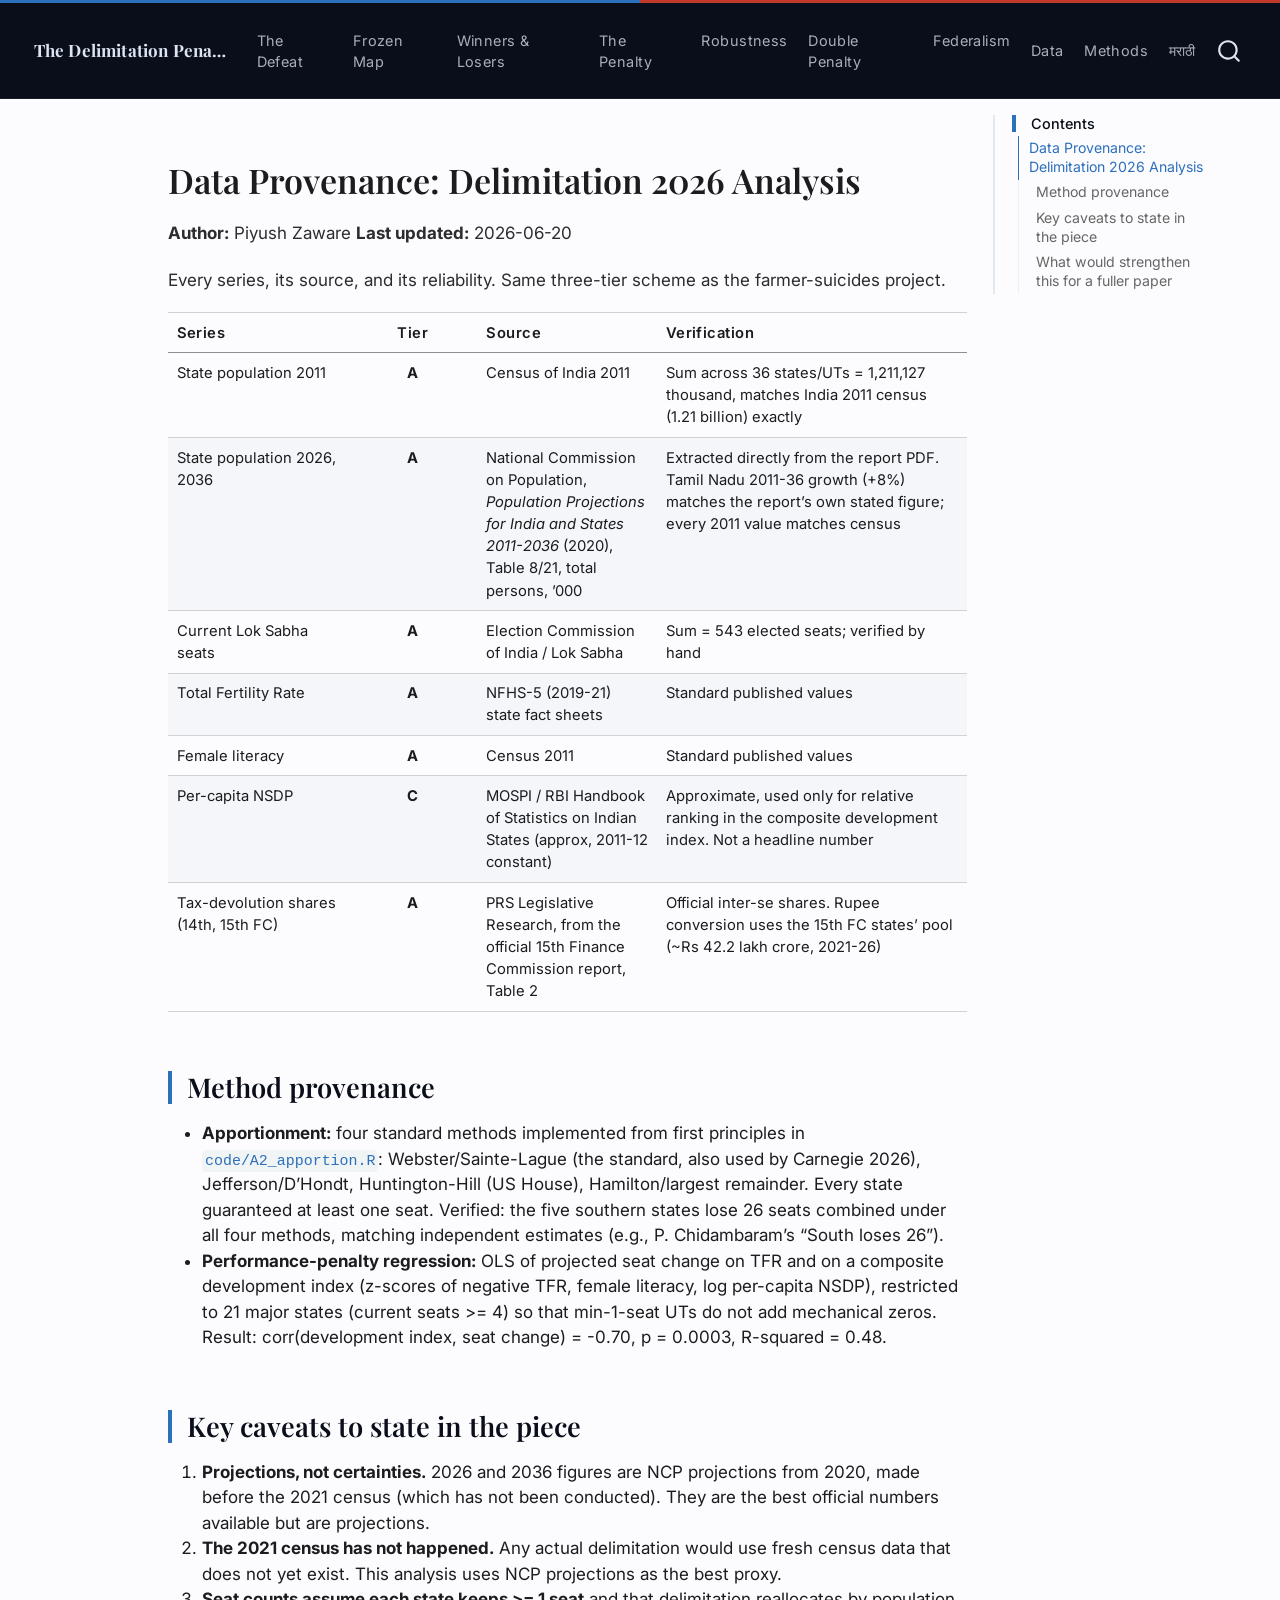
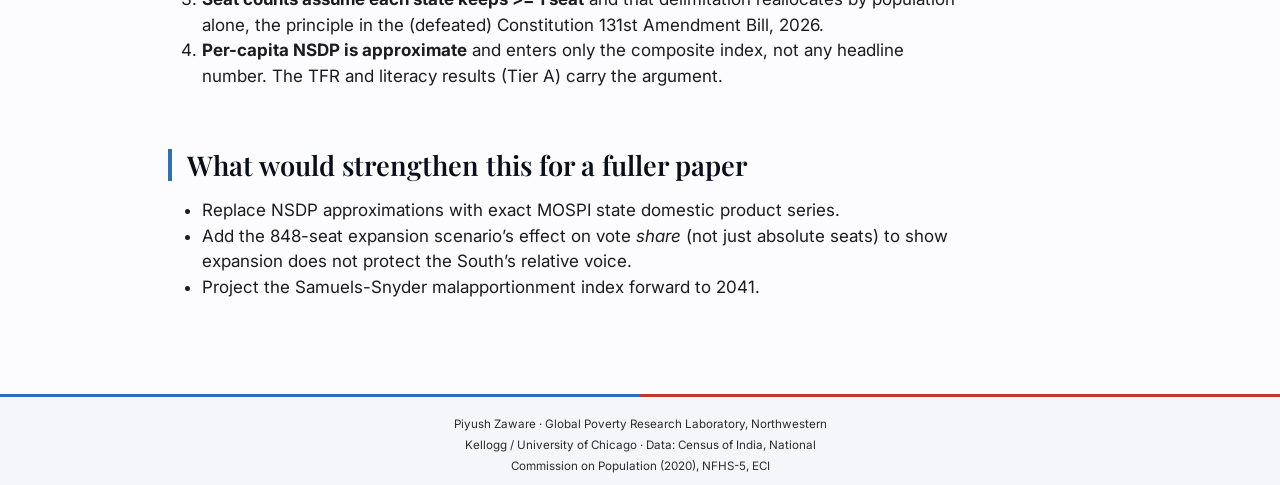
<file: docs/output/reports/DATA_PROVENANCE.html>
<!DOCTYPE html>
<html xmlns="http://www.w3.org/1999/xhtml" lang="en" xml:lang="en"><head>

<meta charset="utf-8">
<meta name="generator" content="quarto-1.8.25">

<meta name="viewport" content="width=device-width, initial-scale=1.0, user-scalable=yes">


<title>data_provenance – The Delimitation Penalty</title>
<style>
code{white-space: pre-wrap;}
span.smallcaps{font-variant: small-caps;}
div.columns{display: flex; gap: min(4vw, 1.5em);}
div.column{flex: auto; overflow-x: auto;}
div.hanging-indent{margin-left: 1.5em; text-indent: -1.5em;}
ul.task-list{list-style: none;}
ul.task-list li input[type="checkbox"] {
  width: 0.8em;
  margin: 0 0.8em 0.2em -1em; /* quarto-specific, see https://github.com/quarto-dev/quarto-cli/issues/4556 */ 
  vertical-align: middle;
}
</style>


<script src="../../site_libs/quarto-nav/quarto-nav.js"></script>
<script src="../../site_libs/quarto-nav/headroom.min.js"></script>
<script src="../../site_libs/clipboard/clipboard.min.js"></script>
<script src="../../site_libs/quarto-search/autocomplete.umd.js"></script>
<script src="../../site_libs/quarto-search/fuse.min.js"></script>
<script src="../../site_libs/quarto-search/quarto-search.js"></script>
<meta name="quarto:offset" content="../../">
<script src="../../site_libs/quarto-html/quarto.js" type="module"></script>
<script src="../../site_libs/quarto-html/tabsets/tabsets.js" type="module"></script>
<script src="../../site_libs/quarto-html/axe/axe-check.js" type="module"></script>
<script src="../../site_libs/quarto-html/popper.min.js"></script>
<script src="../../site_libs/quarto-html/tippy.umd.min.js"></script>
<script src="../../site_libs/quarto-html/anchor.min.js"></script>
<link href="../../site_libs/quarto-html/tippy.css" rel="stylesheet">
<link href="../../site_libs/quarto-html/quarto-syntax-highlighting-7b89279ff1a6dce999919e0e67d4d9ec.css" rel="stylesheet" id="quarto-text-highlighting-styles">
<script src="../../site_libs/bootstrap/bootstrap.min.js"></script>
<link href="../../site_libs/bootstrap/bootstrap-icons.css" rel="stylesheet">
<link href="../../site_libs/bootstrap/bootstrap-7840cd7981757219aa83ed7bc847dc4c.min.css" rel="stylesheet" append-hash="true" id="quarto-bootstrap" data-mode="light">
<script id="quarto-search-options" type="application/json">{
  "location": "navbar",
  "copy-button": false,
  "collapse-after": 3,
  "panel-placement": "end",
  "type": "overlay",
  "limit": 50,
  "keyboard-shortcut": [
    "f",
    "/",
    "s"
  ],
  "show-item-context": false,
  "language": {
    "search-no-results-text": "No results",
    "search-matching-documents-text": "matching documents",
    "search-copy-link-title": "Copy link to search",
    "search-hide-matches-text": "Hide additional matches",
    "search-more-match-text": "more match in this document",
    "search-more-matches-text": "more matches in this document",
    "search-clear-button-title": "Clear",
    "search-text-placeholder": "",
    "search-detached-cancel-button-title": "Cancel",
    "search-submit-button-title": "Submit",
    "search-label": "Search"
  }
}</script>
<style>html{ scroll-behavior: smooth; }</style>


</head>

<body class="nav-fixed quarto-light">

<div id="quarto-search-results"></div>
  <header id="quarto-header" class="headroom fixed-top">
    <nav class="navbar navbar-expand-lg " data-bs-theme="dark">
      <div class="navbar-container container-fluid">
      <div class="navbar-brand-container mx-auto">
    <a href="../../index.html" class="navbar-brand navbar-brand-logo">
    </a>
    <a class="navbar-brand" href="../../index.html">
    <span class="navbar-title">The Delimitation Penalty</span>
    </a>
  </div>
            <div id="quarto-search" class="" title="Search"></div>
          <button class="navbar-toggler" type="button" data-bs-toggle="collapse" data-bs-target="#navbarCollapse" aria-controls="navbarCollapse" role="menu" aria-expanded="false" aria-label="Toggle navigation" onclick="if (window.quartoToggleHeadroom) { window.quartoToggleHeadroom(); }">
  <span class="navbar-toggler-icon"></span>
</button>
          <div class="collapse navbar-collapse" id="navbarCollapse">
            <ul class="navbar-nav navbar-nav-scroll me-auto">
  <li class="nav-item">
    <a class="nav-link" href="../../index.html#defeat"> 
<span class="menu-text">The Defeat</span></a>
  </li>  
  <li class="nav-item">
    <a class="nav-link" href="../../index.html#frozen"> 
<span class="menu-text">Frozen Map</span></a>
  </li>  
  <li class="nav-item">
    <a class="nav-link" href="../../index.html#winners"> 
<span class="menu-text">Winners &amp; Losers</span></a>
  </li>  
  <li class="nav-item">
    <a class="nav-link" href="../../index.html#penalty"> 
<span class="menu-text">The Penalty</span></a>
  </li>  
  <li class="nav-item">
    <a class="nav-link" href="../../index.html#robustness"> 
<span class="menu-text">Robustness</span></a>
  </li>  
  <li class="nav-item">
    <a class="nav-link" href="../../index.html#double"> 
<span class="menu-text">Double Penalty</span></a>
  </li>  
  <li class="nav-item">
    <a class="nav-link" href="../../index.html#federalism"> 
<span class="menu-text">Federalism</span></a>
  </li>  
</ul>
            <ul class="navbar-nav navbar-nav-scroll ms-auto">
  <li class="nav-item">
    <a class="nav-link" href="../../index.html#data"> 
<span class="menu-text">Data</span></a>
  </li>  
  <li class="nav-item">
    <a class="nav-link" href="../../index.html#methods"> 
<span class="menu-text">Methods</span></a>
  </li>  
  <li class="nav-item">
    <a class="nav-link" href="https://pzaware19.github.io/delimitation-penalty-marathi/"> 
<span class="menu-text">मराठी</span></a>
  </li>  
</ul>
          </div> <!-- /navcollapse -->
            <div class="quarto-navbar-tools">
</div>
      </div> <!-- /container-fluid -->
    </nav>
</header>
<!-- content -->
<div id="quarto-content" class="quarto-container page-columns page-rows-contents page-layout-article page-navbar">
<!-- sidebar -->
<!-- margin-sidebar -->
    <div id="quarto-margin-sidebar" class="sidebar margin-sidebar">
        <nav id="TOC" role="doc-toc" class="toc-active">
    <h2 id="toc-title">Contents</h2>
   
  <ul class="collapse">
  <li><a href="#data-provenance-delimitation-2026-analysis" id="toc-data-provenance-delimitation-2026-analysis" class="nav-link active" data-scroll-target="#data-provenance-delimitation-2026-analysis">Data Provenance: Delimitation 2026 Analysis</a>
  <ul class="collapse">
  <li><a href="#method-provenance" id="toc-method-provenance" class="nav-link" data-scroll-target="#method-provenance">Method provenance</a></li>
  <li><a href="#key-caveats-to-state-in-the-piece" id="toc-key-caveats-to-state-in-the-piece" class="nav-link" data-scroll-target="#key-caveats-to-state-in-the-piece">Key caveats to state in the piece</a></li>
  <li><a href="#what-would-strengthen-this-for-a-fuller-paper" id="toc-what-would-strengthen-this-for-a-fuller-paper" class="nav-link" data-scroll-target="#what-would-strengthen-this-for-a-fuller-paper">What would strengthen this for a fuller paper</a></li>
  </ul></li>
  </ul>
</nav>
    </div>
<!-- main -->
<main class="content" id="quarto-document-content"><header id="title-block-header" class="quarto-title-block"></header>




<section id="data-provenance-delimitation-2026-analysis" class="level1">
<h1>Data Provenance: Delimitation 2026 Analysis</h1>
<p><strong>Author:</strong> Piyush Zaware <strong>Last updated:</strong> 2026-06-20</p>
<p>Every series, its source, and its reliability. Same three-tier scheme as the farmer-suicides project.</p>
<table class="caption-top table">
<colgroup>
<col style="width: 22%">
<col style="width: 16%">
<col style="width: 22%">
<col style="width: 38%">
</colgroup>
<thead>
<tr class="header">
<th>Series</th>
<th style="text-align: center;">Tier</th>
<th>Source</th>
<th>Verification</th>
</tr>
</thead>
<tbody>
<tr class="odd">
<td>State population 2011</td>
<td style="text-align: center;"><strong>A</strong></td>
<td>Census of India 2011</td>
<td>Sum across 36 states/UTs = 1,211,127 thousand, matches India 2011 census (1.21 billion) exactly</td>
</tr>
<tr class="even">
<td>State population 2026, 2036</td>
<td style="text-align: center;"><strong>A</strong></td>
<td>National Commission on Population, <em>Population Projections for India and States 2011-2036</em> (2020), Table 8/21, total persons, ’000</td>
<td>Extracted directly from the report PDF. Tamil Nadu 2011-36 growth (+8%) matches the report’s own stated figure; every 2011 value matches census</td>
</tr>
<tr class="odd">
<td>Current Lok Sabha seats</td>
<td style="text-align: center;"><strong>A</strong></td>
<td>Election Commission of India / Lok Sabha</td>
<td>Sum = 543 elected seats; verified by hand</td>
</tr>
<tr class="even">
<td>Total Fertility Rate</td>
<td style="text-align: center;"><strong>A</strong></td>
<td>NFHS-5 (2019-21) state fact sheets</td>
<td>Standard published values</td>
</tr>
<tr class="odd">
<td>Female literacy</td>
<td style="text-align: center;"><strong>A</strong></td>
<td>Census 2011</td>
<td>Standard published values</td>
</tr>
<tr class="even">
<td>Per-capita NSDP</td>
<td style="text-align: center;"><strong>C</strong></td>
<td>MOSPI / RBI Handbook of Statistics on Indian States (approx, 2011-12 constant)</td>
<td>Approximate, used only for relative ranking in the composite development index. Not a headline number</td>
</tr>
<tr class="odd">
<td>Tax-devolution shares (14th, 15th FC)</td>
<td style="text-align: center;"><strong>A</strong></td>
<td>PRS Legislative Research, from the official 15th Finance Commission report, Table 2</td>
<td>Official inter-se shares. Rupee conversion uses the 15th FC states’ pool (~Rs 42.2 lakh crore, 2021-26)</td>
</tr>
</tbody>
</table>
<section id="method-provenance" class="level2">
<h2 class="anchored" data-anchor-id="method-provenance">Method provenance</h2>
<ul>
<li><strong>Apportionment:</strong> four standard methods implemented from first principles in <code>code/A2_apportion.R</code>: Webster/Sainte-Lague (the standard, also used by Carnegie 2026), Jefferson/D’Hondt, Huntington-Hill (US House), Hamilton/largest remainder. Every state guaranteed at least one seat. Verified: the five southern states lose 26 seats combined under all four methods, matching independent estimates (e.g., P. Chidambaram’s “South loses 26”).</li>
<li><strong>Performance-penalty regression:</strong> OLS of projected seat change on TFR and on a composite development index (z-scores of negative TFR, female literacy, log per-capita NSDP), restricted to 21 major states (current seats &gt;= 4) so that min-1-seat UTs do not add mechanical zeros. Result: corr(development index, seat change) = -0.70, p = 0.0003, R-squared = 0.48.</li>
</ul>
</section>
<section id="key-caveats-to-state-in-the-piece" class="level2">
<h2 class="anchored" data-anchor-id="key-caveats-to-state-in-the-piece">Key caveats to state in the piece</h2>
<ol type="1">
<li><strong>Projections, not certainties.</strong> 2026 and 2036 figures are NCP projections from 2020, made before the 2021 census (which has not been conducted). They are the best official numbers available but are projections.</li>
<li><strong>The 2021 census has not happened.</strong> Any actual delimitation would use fresh census data that does not yet exist. This analysis uses NCP projections as the best proxy.</li>
<li><strong>Seat counts assume each state keeps &gt;= 1 seat</strong> and that delimitation reallocates by population alone, the principle in the (defeated) Constitution 131st Amendment Bill, 2026.</li>
<li><strong>Per-capita NSDP is approximate</strong> and enters only the composite index, not any headline number. The TFR and literacy results (Tier A) carry the argument.</li>
</ol>
</section>
<section id="what-would-strengthen-this-for-a-fuller-paper" class="level2">
<h2 class="anchored" data-anchor-id="what-would-strengthen-this-for-a-fuller-paper">What would strengthen this for a fuller paper</h2>
<ul>
<li>Replace NSDP approximations with exact MOSPI state domestic product series.</li>
<li>Add the 848-seat expansion scenario’s effect on vote <em>share</em> (not just absolute seats) to show expansion does not protect the South’s relative voice.</li>
<li>Project the Samuels-Snyder malapportionment index forward to 2041.</li>
</ul>


</section>
</section>

</main> <!-- /main -->
<script id="quarto-html-after-body" type="application/javascript">
  window.document.addEventListener("DOMContentLoaded", function (event) {
    const icon = "";
    const anchorJS = new window.AnchorJS();
    anchorJS.options = {
      placement: 'right',
      icon: icon
    };
    anchorJS.add('.anchored');
    const isCodeAnnotation = (el) => {
      for (const clz of el.classList) {
        if (clz.startsWith('code-annotation-')) {                     
          return true;
        }
      }
      return false;
    }
    const onCopySuccess = function(e) {
      // button target
      const button = e.trigger;
      // don't keep focus
      button.blur();
      // flash "checked"
      button.classList.add('code-copy-button-checked');
      var currentTitle = button.getAttribute("title");
      button.setAttribute("title", "Copied!");
      let tooltip;
      if (window.bootstrap) {
        button.setAttribute("data-bs-toggle", "tooltip");
        button.setAttribute("data-bs-placement", "left");
        button.setAttribute("data-bs-title", "Copied!");
        tooltip = new bootstrap.Tooltip(button, 
          { trigger: "manual", 
            customClass: "code-copy-button-tooltip",
            offset: [0, -8]});
        tooltip.show();    
      }
      setTimeout(function() {
        if (tooltip) {
          tooltip.hide();
          button.removeAttribute("data-bs-title");
          button.removeAttribute("data-bs-toggle");
          button.removeAttribute("data-bs-placement");
        }
        button.setAttribute("title", currentTitle);
        button.classList.remove('code-copy-button-checked');
      }, 1000);
      // clear code selection
      e.clearSelection();
    }
    const getTextToCopy = function(trigger) {
      const outerScaffold = trigger.parentElement.cloneNode(true);
      const codeEl = outerScaffold.querySelector('code');
      for (const childEl of codeEl.children) {
        if (isCodeAnnotation(childEl)) {
          childEl.remove();
        }
      }
      return codeEl.innerText;
    }
    const clipboard = new window.ClipboardJS('.code-copy-button:not([data-in-quarto-modal])', {
      text: getTextToCopy
    });
    clipboard.on('success', onCopySuccess);
    if (window.document.getElementById('quarto-embedded-source-code-modal')) {
      const clipboardModal = new window.ClipboardJS('.code-copy-button[data-in-quarto-modal]', {
        text: getTextToCopy,
        container: window.document.getElementById('quarto-embedded-source-code-modal')
      });
      clipboardModal.on('success', onCopySuccess);
    }
      var localhostRegex = new RegExp(/^(?:http|https):\/\/localhost\:?[0-9]*\//);
      var mailtoRegex = new RegExp(/^mailto:/);
        var filterRegex = new RegExp('/' + window.location.host + '/');
      var isInternal = (href) => {
          return filterRegex.test(href) || localhostRegex.test(href) || mailtoRegex.test(href);
      }
      // Inspect non-navigation links and adorn them if external
     var links = window.document.querySelectorAll('a[href]:not(.nav-link):not(.navbar-brand):not(.toc-action):not(.sidebar-link):not(.sidebar-item-toggle):not(.pagination-link):not(.no-external):not([aria-hidden]):not(.dropdown-item):not(.quarto-navigation-tool):not(.about-link)');
      for (var i=0; i<links.length; i++) {
        const link = links[i];
        if (!isInternal(link.href)) {
          // undo the damage that might have been done by quarto-nav.js in the case of
          // links that we want to consider external
          if (link.dataset.originalHref !== undefined) {
            link.href = link.dataset.originalHref;
          }
            // target, if specified
            link.setAttribute("target", "_blank");
            if (link.getAttribute("rel") === null) {
              link.setAttribute("rel", "noopener");
            }
        }
      }
    function tippyHover(el, contentFn, onTriggerFn, onUntriggerFn) {
      const config = {
        allowHTML: true,
        maxWidth: 500,
        delay: 100,
        arrow: false,
        appendTo: function(el) {
            return el.parentElement;
        },
        interactive: true,
        interactiveBorder: 10,
        theme: 'quarto',
        placement: 'bottom-start',
      };
      if (contentFn) {
        config.content = contentFn;
      }
      if (onTriggerFn) {
        config.onTrigger = onTriggerFn;
      }
      if (onUntriggerFn) {
        config.onUntrigger = onUntriggerFn;
      }
      window.tippy(el, config); 
    }
    const noterefs = window.document.querySelectorAll('a[role="doc-noteref"]');
    for (var i=0; i<noterefs.length; i++) {
      const ref = noterefs[i];
      tippyHover(ref, function() {
        // use id or data attribute instead here
        let href = ref.getAttribute('data-footnote-href') || ref.getAttribute('href');
        try { href = new URL(href).hash; } catch {}
        const id = href.replace(/^#\/?/, "");
        const note = window.document.getElementById(id);
        if (note) {
          return note.innerHTML;
        } else {
          return "";
        }
      });
    }
    const xrefs = window.document.querySelectorAll('a.quarto-xref');
    const processXRef = (id, note) => {
      // Strip column container classes
      const stripColumnClz = (el) => {
        el.classList.remove("page-full", "page-columns");
        if (el.children) {
          for (const child of el.children) {
            stripColumnClz(child);
          }
        }
      }
      stripColumnClz(note)
      if (id === null || id.startsWith('sec-')) {
        // Special case sections, only their first couple elements
        const container = document.createElement("div");
        if (note.children && note.children.length > 2) {
          container.appendChild(note.children[0].cloneNode(true));
          for (let i = 1; i < note.children.length; i++) {
            const child = note.children[i];
            if (child.tagName === "P" && child.innerText === "") {
              continue;
            } else {
              container.appendChild(child.cloneNode(true));
              break;
            }
          }
          if (window.Quarto?.typesetMath) {
            window.Quarto.typesetMath(container);
          }
          return container.innerHTML
        } else {
          if (window.Quarto?.typesetMath) {
            window.Quarto.typesetMath(note);
          }
          return note.innerHTML;
        }
      } else {
        // Remove any anchor links if they are present
        const anchorLink = note.querySelector('a.anchorjs-link');
        if (anchorLink) {
          anchorLink.remove();
        }
        if (window.Quarto?.typesetMath) {
          window.Quarto.typesetMath(note);
        }
        if (note.classList.contains("callout")) {
          return note.outerHTML;
        } else {
          return note.innerHTML;
        }
      }
    }
    for (var i=0; i<xrefs.length; i++) {
      const xref = xrefs[i];
      tippyHover(xref, undefined, function(instance) {
        instance.disable();
        let url = xref.getAttribute('href');
        let hash = undefined; 
        if (url.startsWith('#')) {
          hash = url;
        } else {
          try { hash = new URL(url).hash; } catch {}
        }
        if (hash) {
          const id = hash.replace(/^#\/?/, "");
          const note = window.document.getElementById(id);
          if (note !== null) {
            try {
              const html = processXRef(id, note.cloneNode(true));
              instance.setContent(html);
            } finally {
              instance.enable();
              instance.show();
            }
          } else {
            // See if we can fetch this
            fetch(url.split('#')[0])
            .then(res => res.text())
            .then(html => {
              const parser = new DOMParser();
              const htmlDoc = parser.parseFromString(html, "text/html");
              const note = htmlDoc.getElementById(id);
              if (note !== null) {
                const html = processXRef(id, note);
                instance.setContent(html);
              } 
            }).finally(() => {
              instance.enable();
              instance.show();
            });
          }
        } else {
          // See if we can fetch a full url (with no hash to target)
          // This is a special case and we should probably do some content thinning / targeting
          fetch(url)
          .then(res => res.text())
          .then(html => {
            const parser = new DOMParser();
            const htmlDoc = parser.parseFromString(html, "text/html");
            const note = htmlDoc.querySelector('main.content');
            if (note !== null) {
              // This should only happen for chapter cross references
              // (since there is no id in the URL)
              // remove the first header
              if (note.children.length > 0 && note.children[0].tagName === "HEADER") {
                note.children[0].remove();
              }
              const html = processXRef(null, note);
              instance.setContent(html);
            } 
          }).finally(() => {
            instance.enable();
            instance.show();
          });
        }
      }, function(instance) {
      });
    }
        let selectedAnnoteEl;
        const selectorForAnnotation = ( cell, annotation) => {
          let cellAttr = 'data-code-cell="' + cell + '"';
          let lineAttr = 'data-code-annotation="' +  annotation + '"';
          const selector = 'span[' + cellAttr + '][' + lineAttr + ']';
          return selector;
        }
        const selectCodeLines = (annoteEl) => {
          const doc = window.document;
          const targetCell = annoteEl.getAttribute("data-target-cell");
          const targetAnnotation = annoteEl.getAttribute("data-target-annotation");
          const annoteSpan = window.document.querySelector(selectorForAnnotation(targetCell, targetAnnotation));
          const lines = annoteSpan.getAttribute("data-code-lines").split(",");
          const lineIds = lines.map((line) => {
            return targetCell + "-" + line;
          })
          let top = null;
          let height = null;
          let parent = null;
          if (lineIds.length > 0) {
              //compute the position of the single el (top and bottom and make a div)
              const el = window.document.getElementById(lineIds[0]);
              top = el.offsetTop;
              height = el.offsetHeight;
              parent = el.parentElement.parentElement;
            if (lineIds.length > 1) {
              const lastEl = window.document.getElementById(lineIds[lineIds.length - 1]);
              const bottom = lastEl.offsetTop + lastEl.offsetHeight;
              height = bottom - top;
            }
            if (top !== null && height !== null && parent !== null) {
              // cook up a div (if necessary) and position it 
              let div = window.document.getElementById("code-annotation-line-highlight");
              if (div === null) {
                div = window.document.createElement("div");
                div.setAttribute("id", "code-annotation-line-highlight");
                div.style.position = 'absolute';
                parent.appendChild(div);
              }
              div.style.top = top - 2 + "px";
              div.style.height = height + 4 + "px";
              div.style.left = 0;
              let gutterDiv = window.document.getElementById("code-annotation-line-highlight-gutter");
              if (gutterDiv === null) {
                gutterDiv = window.document.createElement("div");
                gutterDiv.setAttribute("id", "code-annotation-line-highlight-gutter");
                gutterDiv.style.position = 'absolute';
                const codeCell = window.document.getElementById(targetCell);
                const gutter = codeCell.querySelector('.code-annotation-gutter');
                gutter.appendChild(gutterDiv);
              }
              gutterDiv.style.top = top - 2 + "px";
              gutterDiv.style.height = height + 4 + "px";
            }
            selectedAnnoteEl = annoteEl;
          }
        };
        const unselectCodeLines = () => {
          const elementsIds = ["code-annotation-line-highlight", "code-annotation-line-highlight-gutter"];
          elementsIds.forEach((elId) => {
            const div = window.document.getElementById(elId);
            if (div) {
              div.remove();
            }
          });
          selectedAnnoteEl = undefined;
        };
          // Handle positioning of the toggle
      window.addEventListener(
        "resize",
        throttle(() => {
          elRect = undefined;
          if (selectedAnnoteEl) {
            selectCodeLines(selectedAnnoteEl);
          }
        }, 10)
      );
      function throttle(fn, ms) {
      let throttle = false;
      let timer;
        return (...args) => {
          if(!throttle) { // first call gets through
              fn.apply(this, args);
              throttle = true;
          } else { // all the others get throttled
              if(timer) clearTimeout(timer); // cancel #2
              timer = setTimeout(() => {
                fn.apply(this, args);
                timer = throttle = false;
              }, ms);
          }
        };
      }
        // Attach click handler to the DT
        const annoteDls = window.document.querySelectorAll('dt[data-target-cell]');
        for (const annoteDlNode of annoteDls) {
          annoteDlNode.addEventListener('click', (event) => {
            const clickedEl = event.target;
            if (clickedEl !== selectedAnnoteEl) {
              unselectCodeLines();
              const activeEl = window.document.querySelector('dt[data-target-cell].code-annotation-active');
              if (activeEl) {
                activeEl.classList.remove('code-annotation-active');
              }
              selectCodeLines(clickedEl);
              clickedEl.classList.add('code-annotation-active');
            } else {
              // Unselect the line
              unselectCodeLines();
              clickedEl.classList.remove('code-annotation-active');
            }
          });
        }
    const findCites = (el) => {
      const parentEl = el.parentElement;
      if (parentEl) {
        const cites = parentEl.dataset.cites;
        if (cites) {
          return {
            el,
            cites: cites.split(' ')
          };
        } else {
          return findCites(el.parentElement)
        }
      } else {
        return undefined;
      }
    };
    var bibliorefs = window.document.querySelectorAll('a[role="doc-biblioref"]');
    for (var i=0; i<bibliorefs.length; i++) {
      const ref = bibliorefs[i];
      const citeInfo = findCites(ref);
      if (citeInfo) {
        tippyHover(citeInfo.el, function() {
          var popup = window.document.createElement('div');
          citeInfo.cites.forEach(function(cite) {
            var citeDiv = window.document.createElement('div');
            citeDiv.classList.add('hanging-indent');
            citeDiv.classList.add('csl-entry');
            var biblioDiv = window.document.getElementById('ref-' + cite);
            if (biblioDiv) {
              citeDiv.innerHTML = biblioDiv.innerHTML;
            }
            popup.appendChild(citeDiv);
          });
          return popup.innerHTML;
        });
      }
    }
  });
  </script>
</div> <!-- /content -->
<footer class="footer">
  <div class="nav-footer">
    <div class="nav-footer-left">
      &nbsp;
    </div>   
    <div class="nav-footer-center">
<p>Piyush Zaware · Global Poverty Research Laboratory, Northwestern Kellogg / University of Chicago · Data: Census of India, National Commission on Population (2020), NFHS-5, ECI</p>
</div>
    <div class="nav-footer-right">
      &nbsp;
    </div>
  </div>
</footer>




<script src="../../site_libs/quarto-html/zenscroll-min.js"></script>
</body></html>
</file>
<file: docs/site_libs/quarto-html/tippy.css>
.tippy-box[data-animation=fade][data-state=hidden]{opacity:0}[data-tippy-root]{max-width:calc(100vw - 10px)}.tippy-box{position:relative;background-color:#333;color:#fff;border-radius:4px;font-size:14px;line-height:1.4;white-space:normal;outline:0;transition-property:transform,visibility,opacity}.tippy-box[data-placement^=top]>.tippy-arrow{bottom:0}.tippy-box[data-placement^=top]>.tippy-arrow:before{bottom:-7px;left:0;border-width:8px 8px 0;border-top-color:initial;transform-origin:center top}.tippy-box[data-placement^=bottom]>.tippy-arrow{top:0}.tippy-box[data-placement^=bottom]>.tippy-arrow:before{top:-7px;left:0;border-width:0 8px 8px;border-bottom-color:initial;transform-origin:center bottom}.tippy-box[data-placement^=left]>.tippy-arrow{right:0}.tippy-box[data-placement^=left]>.tippy-arrow:before{border-width:8px 0 8px 8px;border-left-color:initial;right:-7px;transform-origin:center left}.tippy-box[data-placement^=right]>.tippy-arrow{left:0}.tippy-box[data-placement^=right]>.tippy-arrow:before{left:-7px;border-width:8px 8px 8px 0;border-right-color:initial;transform-origin:center right}.tippy-box[data-inertia][data-state=visible]{transition-timing-function:cubic-bezier(.54,1.5,.38,1.11)}.tippy-arrow{width:16px;height:16px;color:#333}.tippy-arrow:before{content:"";position:absolute;border-color:transparent;border-style:solid}.tippy-content{position:relative;padding:5px 9px;z-index:1}
</file>
<file: docs/site_libs/quarto-html/quarto-syntax-highlighting-7b89279ff1a6dce999919e0e67d4d9ec.css>
/* quarto syntax highlight colors */
:root {
  --quarto-hl-ot-color: #003B4F;
  --quarto-hl-at-color: #657422;
  --quarto-hl-ss-color: #20794D;
  --quarto-hl-an-color: #5E5E5E;
  --quarto-hl-fu-color: #4758AB;
  --quarto-hl-st-color: #20794D;
  --quarto-hl-cf-color: #003B4F;
  --quarto-hl-op-color: #5E5E5E;
  --quarto-hl-er-color: #AD0000;
  --quarto-hl-bn-color: #AD0000;
  --quarto-hl-al-color: #AD0000;
  --quarto-hl-va-color: #111111;
  --quarto-hl-bu-color: inherit;
  --quarto-hl-ex-color: inherit;
  --quarto-hl-pp-color: #AD0000;
  --quarto-hl-in-color: #5E5E5E;
  --quarto-hl-vs-color: #20794D;
  --quarto-hl-wa-color: #5E5E5E;
  --quarto-hl-do-color: #5E5E5E;
  --quarto-hl-im-color: #00769E;
  --quarto-hl-ch-color: #20794D;
  --quarto-hl-dt-color: #AD0000;
  --quarto-hl-fl-color: #AD0000;
  --quarto-hl-co-color: #5E5E5E;
  --quarto-hl-cv-color: #5E5E5E;
  --quarto-hl-cn-color: #8f5902;
  --quarto-hl-sc-color: #5E5E5E;
  --quarto-hl-dv-color: #AD0000;
  --quarto-hl-kw-color: #003B4F;
}

/* other quarto variables */
:root {
  --quarto-font-monospace: SFMono-Regular, Menlo, Monaco, Consolas, "Liberation Mono", "Courier New", monospace;
}

/* syntax highlight based on Pandoc's rules */
pre > code.sourceCode > span {
  color: #003B4F;
}

code.sourceCode > span {
  color: #003B4F;
}

div.sourceCode,
div.sourceCode pre.sourceCode {
  color: #003B4F;
}

/* Normal */
code span {
  color: #003B4F;
}

/* Alert */
code span.al {
  color: #AD0000;
  font-style: inherit;
}

/* Annotation */
code span.an {
  color: #5E5E5E;
  font-style: inherit;
}

/* Attribute */
code span.at {
  color: #657422;
  font-style: inherit;
}

/* BaseN */
code span.bn {
  color: #AD0000;
  font-style: inherit;
}

/* BuiltIn */
code span.bu {
  font-style: inherit;
}

/* ControlFlow */
code span.cf {
  color: #003B4F;
  font-weight: bold;
  font-style: inherit;
}

/* Char */
code span.ch {
  color: #20794D;
  font-style: inherit;
}

/* Constant */
code span.cn {
  color: #8f5902;
  font-style: inherit;
}

/* Comment */
code span.co {
  color: #5E5E5E;
  font-style: inherit;
}

/* CommentVar */
code span.cv {
  color: #5E5E5E;
  font-style: italic;
}

/* Documentation */
code span.do {
  color: #5E5E5E;
  font-style: italic;
}

/* DataType */
code span.dt {
  color: #AD0000;
  font-style: inherit;
}

/* DecVal */
code span.dv {
  color: #AD0000;
  font-style: inherit;
}

/* Error */
code span.er {
  color: #AD0000;
  font-style: inherit;
}

/* Extension */
code span.ex {
  font-style: inherit;
}

/* Float */
code span.fl {
  color: #AD0000;
  font-style: inherit;
}

/* Function */
code span.fu {
  color: #4758AB;
  font-style: inherit;
}

/* Import */
code span.im {
  color: #00769E;
  font-style: inherit;
}

/* Information */
code span.in {
  color: #5E5E5E;
  font-style: inherit;
}

/* Keyword */
code span.kw {
  color: #003B4F;
  font-weight: bold;
  font-style: inherit;
}

/* Operator */
code span.op {
  color: #5E5E5E;
  font-style: inherit;
}

/* Other */
code span.ot {
  color: #003B4F;
  font-style: inherit;
}

/* Preprocessor */
code span.pp {
  color: #AD0000;
  font-style: inherit;
}

/* SpecialChar */
code span.sc {
  color: #5E5E5E;
  font-style: inherit;
}

/* SpecialString */
code span.ss {
  color: #20794D;
  font-style: inherit;
}

/* String */
code span.st {
  color: #20794D;
  font-style: inherit;
}

/* Variable */
code span.va {
  color: #111111;
  font-style: inherit;
}

/* VerbatimString */
code span.vs {
  color: #20794D;
  font-style: inherit;
}

/* Warning */
code span.wa {
  color: #5E5E5E;
  font-style: italic;
}

.prevent-inlining {
  content: "</";
}

/*# sourceMappingURL=3944bc705cfaf4c80e56f77c5205168a.css.map */
</file>
